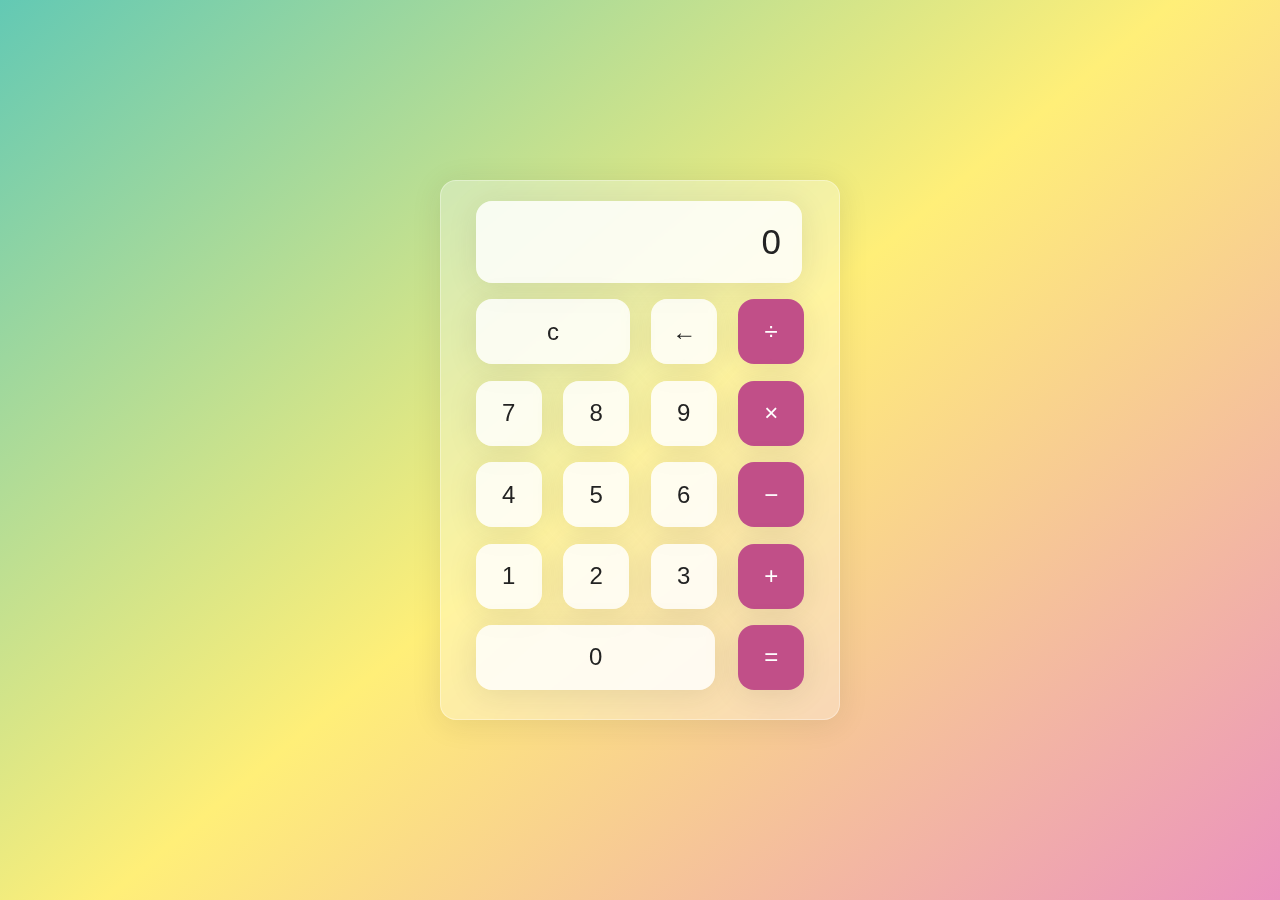
<file: Calculator/index.html>
<!-- siddharth satish kardile -->

<!doctype html>
<html lang="en">
    <head>
        <meta charset = "UTF-8">
        <meta http-equiv = "X-UA-Compatible" content="IE-edge">
        <meta name="viewport" content="width=device-width,initial-scale=1.0">
        <link rel="stylesheet" href="style.css">
        <title>Calculator | Siddharth-prg</title>
    </head>
    <body>
        <div class="Wrapper">
            <section class="screen">
                0
            </section>
            <section class="calc-buttons">

                <div class="calc-button-row">
                    <button class="calc-button double">
                        c
                    </button>
                    <button class="calc-button">
                        &larr;
                    </button>
                    <button class="calc-button">
                        &divide;
                    </button>
                </div>

                <div class="calc-button-row">
                    <button class="calc-button">
                        7
                    </button>
                    <button class="calc-button">
                        8
                    </button>
                    <button class="calc-button">
                        9
                    </button>
                    <button class="calc-button">
                    &times;
                    </button>
                </div>

                <div class="calc-button-row">
                    <button class="calc-button">
                        4
                    </button>
                    <button class="calc-button">
                        5
                    </button>
                    <button class="calc-button">
                        6
                    </button>
                    <button class="calc-button">
                        &minus;
                    </button>
                </div>

                <div class="calc-button-row">
                    <button class="calc-button">
                        1
                    </button>
                    <button class="calc-button">
                        2
                    </button>
                    <button class="calc-button">
                        3
                    </button>
                    <button class="calc-button">
                        &plus;
                    </button>
                </div>

                <div class="calc-button-row">
                    <button class="calc-button triple">
                        0
                    </button>
                    <button class="calc-button">
                        &equals;
                    </button>
                </div>

            </section>
        </div>
        <script src="script.js"></script>        
    </body>
</html>
</file>
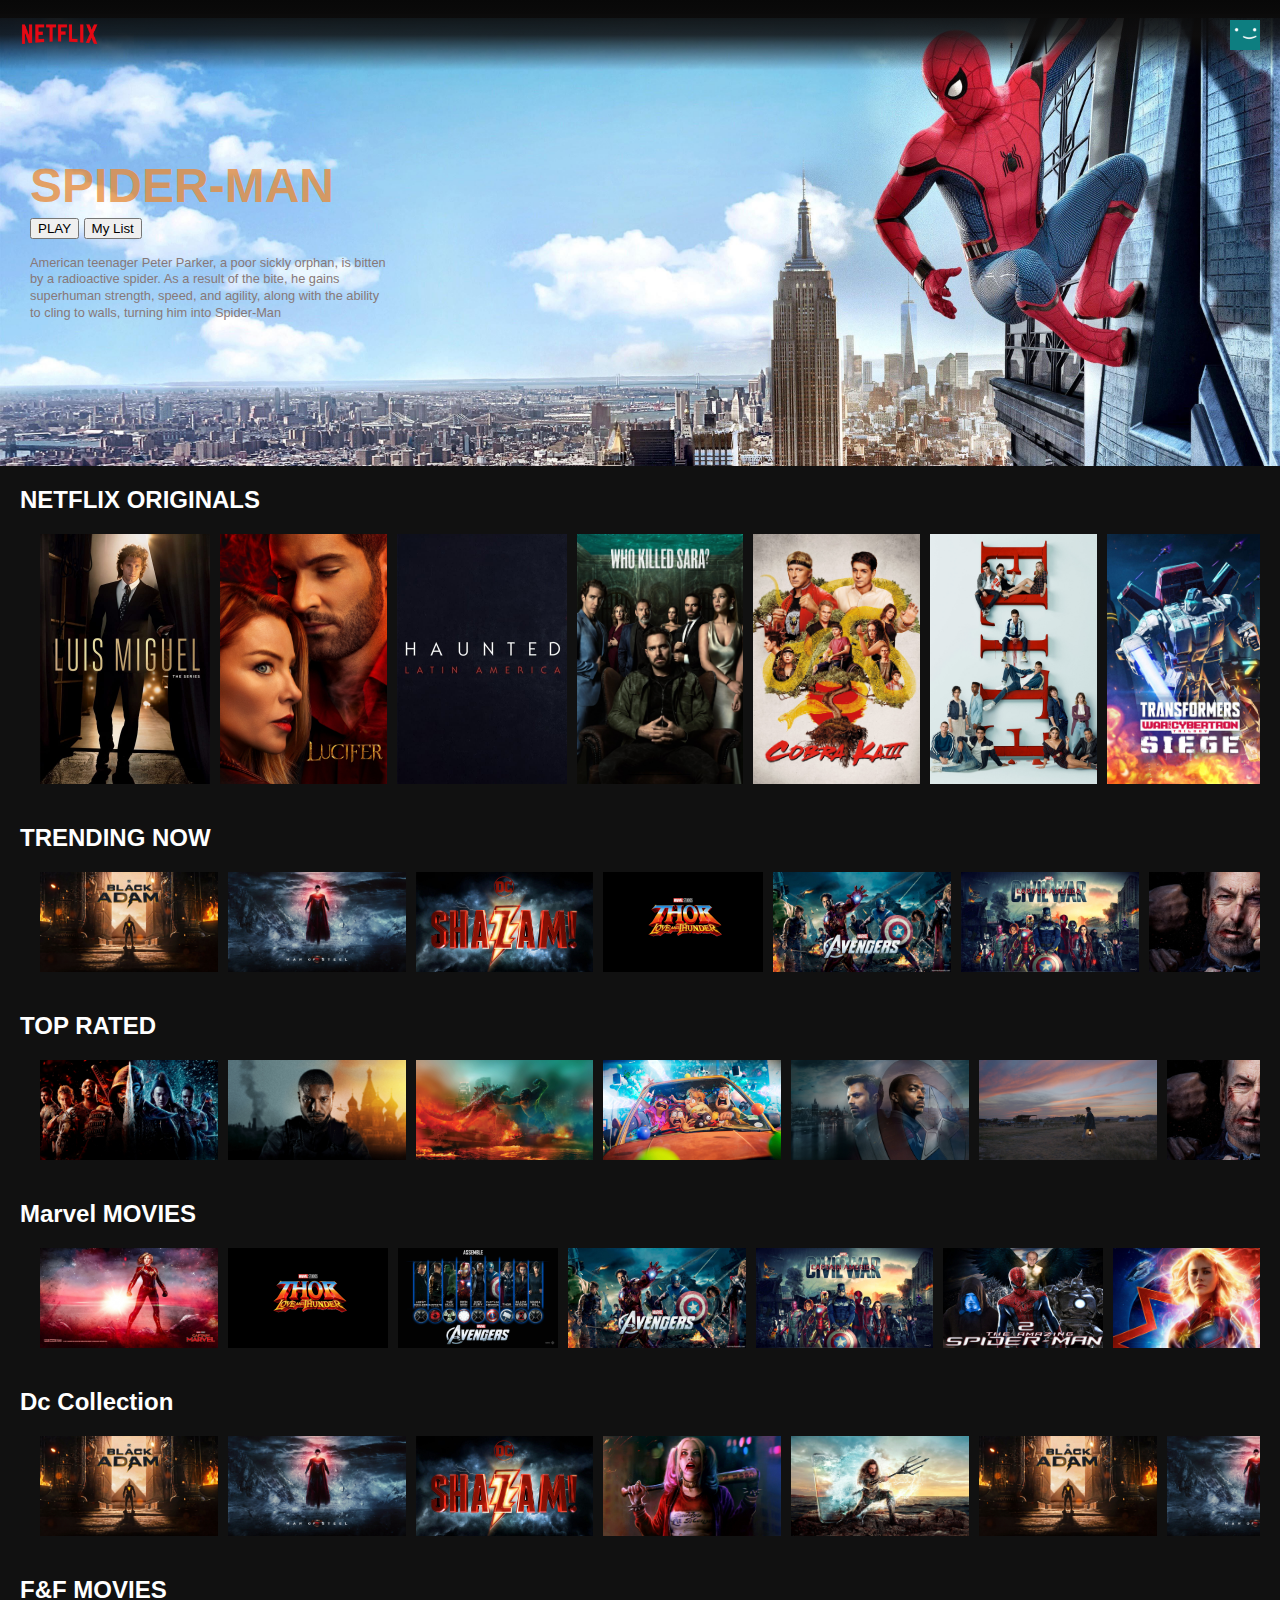
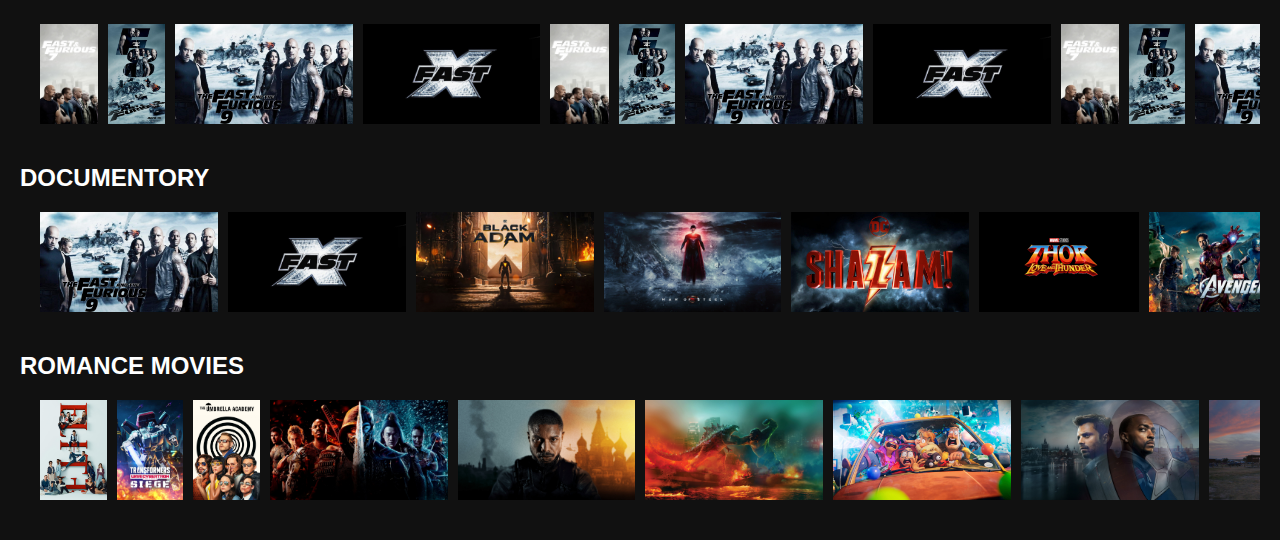
<file: Netflix clone/Index.html>
/*
name : kardile siddharth satish
date : 28 - 8 - 2023
*/

<!DOCTYPE html>
<html lang="en">

<head>
    <meta charset="UTF-8">
    <meta http-equip="X-UA-compatible" content="IE=edge">
    <meta name="viewport" content="width=device-width,initial-scale=1.0">
    <title>Netflix-clone</title>
    <link rel="stylesheet" href="style.css">
</head>

<body>

    <!-- navi btn-->
    <div class="nav" id="nav">
        <img src="netflix-logo.png" alt="" class="nav__logo" />
        <img src="netflix-avatar.png" alt="" class="nav__avatar" />
    </div>
    <!-- Header -->
    <div class="banner">
        <div class="banner__contents">
            <h1 class="banner__title">SPIDER-MAN</h1>
            <div class="banner__buttons">
                <button class="banner__buttons">PLAY</button>
                <button class="banner__buttons">My List</button>
            </div>
            <div class="banner__description">
                American teenager Peter Parker, a poor sickly orphan, is bitten by a
                radioactive spider. As a result of the bite, he gains superhuman strength, speed, and agility,
                along with the ability to cling to walls, turning him into Spider-Man
            </div>
        </div>
        <div class="banner--fadeBottom"></div>
    </div>

    <!-- Netflix ORIGINALS -->
    <div class="row">
        <h2>NETFLIX ORIGINALS</h2>
        <div class="row__posters">
            <img src="large-movie1.jpg" alt="" class="row__poster row__posterlarge" />
            <img src="large-movie2.jpg" alt="" class="row__poster row__posterlarge" />
            <img src="large-movie3.jpg" alt="" class="row__poster row__posterlarge" />
            <img src="large-movie4.jpg" alt="" class="row__poster row__posterlarge" />
            <img src="large-movie5.jpg" alt="" class="row__poster row__posterlarge" />
            <img src="large-movie6.jpg" alt="" class="row__poster row__posterlarge" />
            <img src="large-movie7.jpg" alt="" class="row__poster row__posterlarge" />
            <img src="large-movie8.jpg" alt="" class="row__poster row__posterlarge" />

        </div>
    </div>

    <!-- trendling now-->
    <div class="row">
        <h2>TRENDING NOW</h2>
        <div class="row__posters">
            <img src="Dc6.png" alt="" class="row__poster" />
            <img src="Dc7.png" alt="" class="row__poster" />
            <img src="Dc8.png" alt="" class="row__poster" />
            <img src="Marvel3.png" alt="" class="row__poster" />
            <img src="Marvel5.png" alt="" class="row__poster" />
            <img src="Marvel6.png" alt="" class="row__poster" />
            <img src="small-movie7.jpg" alt="" class="row__poster" />
            <img src="small-movie8.jpg" alt="" class="row__poster" />

        </div>
    </div>

    <!-- TOP RATED-->
    <div class="row">
        <h2>TOP RATED</h2>
        <div class="row__posters">
            <img src="small-movie1.jpg" alt="" class="row__poster" />
            <img src="small-movie2.jpg" alt="" class="row__poster" />
            <img src="small-movie3.jpg" alt="" class="row__poster" />
            <img src="small-movie4.jpg" alt="" class="row__poster" />
            <img src="small-movie5.jpg" alt="" class="row__poster" />
            <img src="small-movie6.jpg" alt="" class="row__poster" />
            <img src="small-movie7.jpg" alt="" class="row__poster" />
            <img src="small-movie8.jpg" alt="" class="row__poster" />
            <img src="small-movie1.jpg" alt="" class="row__poster" />
            <img src="small-movie2.jpg" alt="" class="row__poster" />
            <img src="small-movie3.jpg" alt="" class="row__poster" />
            <img src="small-movie4.jpg" alt="" class="row__poster" />
            <img src="small-movie5.jpg" alt="" class="row__poster" />
            <img src="small-movie6.jpg" alt="" class="row__poster" />
            <img src="small-movie7.jpg" alt="" class="row__poster" />
            <img src="small-movie8.jpg" alt="" class="row__poster" />

        </div>
    </div>

    <!-- Action movies -->
    <div class="row">
        <h2>Marvel MOVIES</h2>
        <div class="row__posters">
            <img src="Marvel2.png" alt="" class="row__poster" />
            <img src="Marvel3.png" alt="" class="row__poster" />
            <img src="Marvel4.png" alt="" class="row__poster" />
            <img src="Marvel5.png" alt="" class="row__poster" />
            <img src="Marvel6.png" alt="" class="row__poster" />
            <img src="Marvel7.png" alt="" class="row__poster" />
            <img src="Marvel8.png" alt="" class="row__poster" />
            <img src="Marvel9.png" alt="" class="row__poster" />
            <img src="Marvel10.png" alt="" class="row__poster" />
            
        </div>
    </div>

    <!-- COMEDY movies -->
    <div class="row">
        <h2>Dc Collection</h2>
        <div class="row__posters">
            <img src="Dc6.png" alt="" class="row__poster" />
            <img src="Dc7.png" alt="" class="row__poster" />
            <img src="Dc8.png" alt="" class="row__poster" />
            <img src="Dc9.png" alt="" class="row__poster" />
            <img src="Dc10.png" alt="" class="row__poster" />
            
            <img src="Dc6.png" alt="" class="row__poster" />
            <img src="Dc7.png" alt="" class="row__poster" />
            <img src="Dc8.png" alt="" class="row__poster" />
            <img src="Dc9.png" alt="" class="row__poster" />
            <img src="Dc10.png" alt="" class="row__poster" />
            <img src="Dc6.png" alt="" class="row__poster" />
            <img src="Dc7.png" alt="" class="row__poster" />
            <img src="Dc8.png" alt="" class="row__poster" />
            <img src="Dc9.png" alt="" class="row__poster" />
            <img src="Dc10.png" alt="" class="row__poster" />

        </div>
    </div>

    <!-- HORROR movies -->
    <div class="row">
        <h2>F&F MOVIES</h2>
        <div class="row__posters">
            <img src="fandf7.png" alt="" class="row__poster" />
            <img src="fandf8.png" alt="" class="row__poster" />
            <img src="fandf9.png" alt="" class="row__poster" />
            <img src="fandf10.png" alt="" class="row__poster" />
            <img src="fandf7.png" alt="" class="row__poster" />
            <img src="fandf8.png" alt="" class="row__poster" />
            <img src="fandf9.png" alt="" class="row__poster" />
            <img src="fandf10.png" alt="" class="row__poster" />
            <img src="fandf7.png" alt="" class="row__poster" />
            <img src="fandf8.png" alt="" class="row__poster" />
            <img src="fandf9.png" alt="" class="row__poster" />
            <img src="fandf10.png" alt="" class="row__poster" />
            <img src="fandf7.png" alt="" class="row__poster" />
            <img src="fandf8.png" alt="" class="row__poster" />
            <img src="fandf9.png" alt="" class="row__poster" />
            <img src="fandf10.png" alt="" class="row__poster" />

        </div>
    </div>

     <!-- DOCUMENTORY -->
     <div class="row">
        <h2>DOCUMENTORY</h2>
        <div class="row__posters">
            <img src="fandf9.png" alt="" class="row__poster" />
            <img src="fandf10.png" alt="" class="row__poster" />
            <img src="Dc6.png" alt="" class="row__poster" />
            <img src="Dc7.png" alt="" class="row__poster" />
            <img src="Dc8.png" alt="" class="row__poster" />
            <img src="Marvel3.png" alt="" class="row__poster" />
            <img src="Marvel5.png" alt="" class="row__poster" />
            <img src="Marvel6.png" alt="" class="row__poster" />
            <img src="large-movie6.jpg" alt="" class="row__poster" />
            <img src="large-movie7.jpg" alt="" class="row__poster" />
            <img src="large-movie8.jpg" alt="" class="row__poster" />
        </div>
    </div>

    <!-- ROMANCE movies -->
    <div class="row">
        <h2>ROMANCE MOVIES</h2>
        <div class="row__posters">
            <img src="large-movie6.jpg" alt="" class="row__poster" />
            <img src="large-movie7.jpg" alt="" class="row__poster" />
            <img src="large-movie8.jpg" alt="" class="row__poster" />
            <img src="small-movie1.jpg" alt="" class="row__poster" />
            <img src="small-movie2.jpg" alt="" class="row__poster" />
            <img src="small-movie3.jpg" alt="" class="row__poster" />
            <img src="small-movie4.jpg" alt="" class="row__poster" />
            <img src="small-movie5.jpg" alt="" class="row__poster" />
            <img src="small-movie6.jpg" alt="" class="row__poster" />
            <img src="small-movie7.jpg" alt="" class="row__poster" />
            <img src="small-movie8.jpg" alt="" class="row__poster" />
            <img src="small-movie1.jpg" alt="" class="row__poster" />
            <img src="small-movie2.jpg" alt="" class="row__poster" />
            <img src="small-movie3.jpg" alt="" class="row__poster" />
            <img src="small-movie4.jpg" alt="" class="row__poster" />
            <img src="small-movie5.jpg" alt="" class="row__poster" />
            <img src="small-movie6.jpg" alt="" class="row__poster" />
            <img src="small-movie7.jpg" alt="" class="row__poster" />
            <img src="small-movie8.jpg" alt="" class="row__poster" />
            <img src="large-movie1.jpg" alt="" class="row__poster" />
            <img src="large-movie2.jpg" alt="" class="row__poster" />
            <img src="large-movie3.jpg" alt="" class="row__poster" />
            <img src="large-movie4.jpg" alt="" class="row__poster" />

        </div>
    </div>

   

    <script>
        const nav = document.getElementById('nav');

        window.addEventListener('scroll', () => {
            if (window.screenY >= 100) {
                nav.classList.add('nav__black');
            } else {
                nav.classList.remove('nav__black');
            }
        });
    </script>
</body>

</html>
</file>
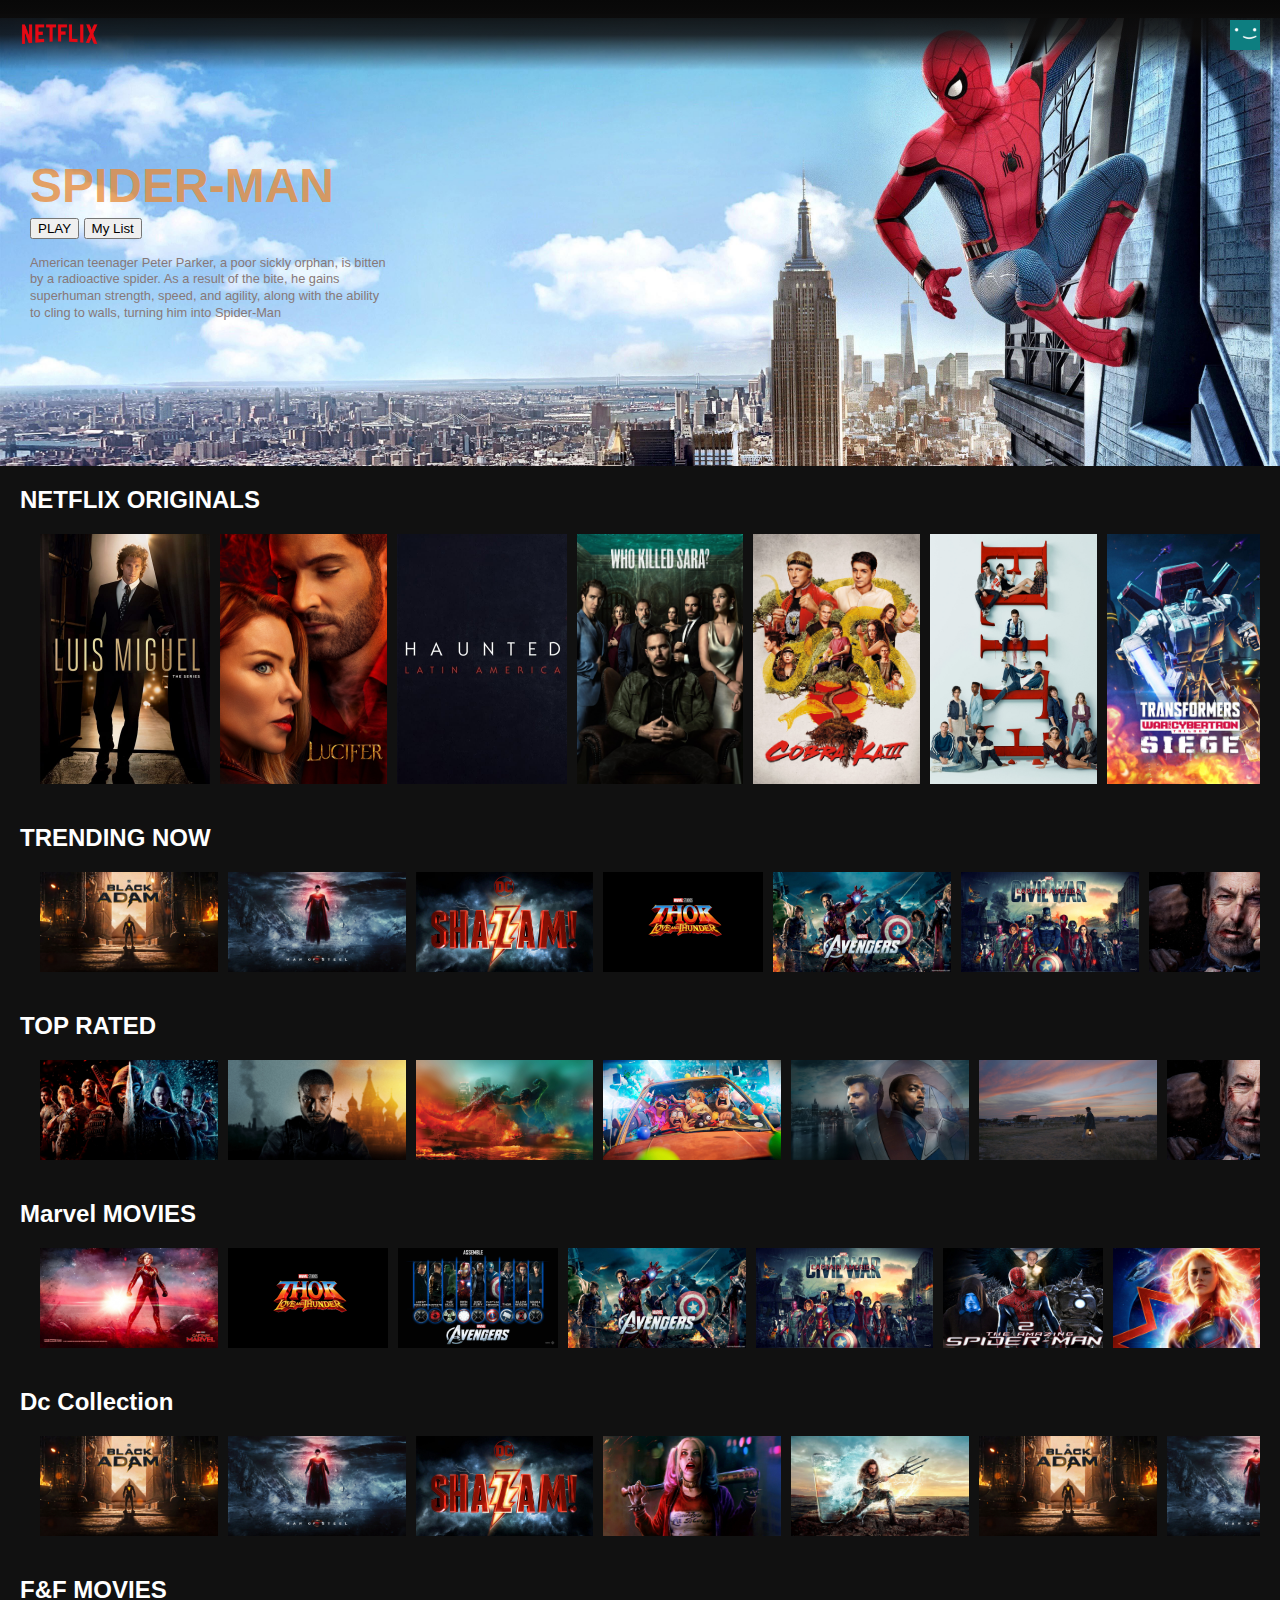
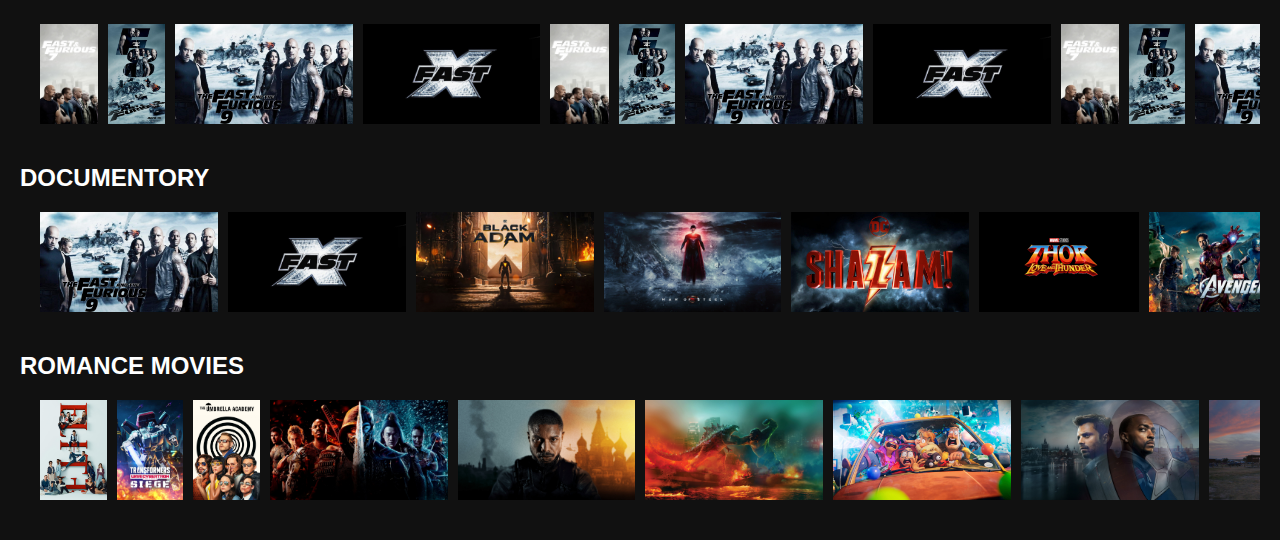
<file: Netflix clone/index.html>
/*
name : kardile siddharth satish
date : 28 - 8 - 2023
*/

<!DOCTYPE html>
<html lang="en">

<head>
    <meta charset="UTF-8">
    <meta http-equip="X-UA-compatible" content="IE=edge">
    <meta name="viewport" content="width=device-width,initial-scale=1.0">
    <title>Netflix-clone</title>
    <link rel="stylesheet" href="style.css">
</head>

<body>

    <!-- navi btn-->
    <div class="nav" id="nav">
        <img src="netflix-logo.png" alt="" class="nav__logo" />
        <img src="netflix-avatar.png" alt="" class="nav__avatar" />
    </div>
    <!-- Header -->
    <div class="banner">
        <div class="banner__contents">
            <h1 class="banner__title">SPIDER-MAN</h1>
            <div class="banner__buttons">
                <button class="banner__buttons">PLAY</button>
                <button class="banner__buttons">My List</button>
            </div>
            <div class="banner__description">
                American teenager Peter Parker, a poor sickly orphan, is bitten by a
                radioactive spider. As a result of the bite, he gains superhuman strength, speed, and agility,
                along with the ability to cling to walls, turning him into Spider-Man
            </div>
        </div>
        <div class="banner--fadeBottom"></div>
    </div>

    <!-- Netflix ORIGINALS -->
    <div class="row">
        <h2>NETFLIX ORIGINALS</h2>
        <div class="row__posters">
            <img src="large-movie1.jpg" alt="" class="row__poster row__posterlarge" />
            <img src="large-movie2.jpg" alt="" class="row__poster row__posterlarge" />
            <img src="large-movie3.jpg" alt="" class="row__poster row__posterlarge" />
            <img src="large-movie4.jpg" alt="" class="row__poster row__posterlarge" />
            <img src="large-movie5.jpg" alt="" class="row__poster row__posterlarge" />
            <img src="large-movie6.jpg" alt="" class="row__poster row__posterlarge" />
            <img src="large-movie7.jpg" alt="" class="row__poster row__posterlarge" />
            <img src="large-movie8.jpg" alt="" class="row__poster row__posterlarge" />

        </div>
    </div>

    <!-- trendling now-->
    <div class="row">
        <h2>TRENDING NOW</h2>
        <div class="row__posters">
            <img src="Dc6.png" alt="" class="row__poster" />
            <img src="Dc7.png" alt="" class="row__poster" />
            <img src="Dc8.png" alt="" class="row__poster" />
            <img src="Marvel3.png" alt="" class="row__poster" />
            <img src="Marvel5.png" alt="" class="row__poster" />
            <img src="Marvel6.png" alt="" class="row__poster" />
            <img src="small-movie7.jpg" alt="" class="row__poster" />
            <img src="small-movie8.jpg" alt="" class="row__poster" />

        </div>
    </div>

    <!-- TOP RATED-->
    <div class="row">
        <h2>TOP RATED</h2>
        <div class="row__posters">
            <img src="small-movie1.jpg" alt="" class="row__poster" />
            <img src="small-movie2.jpg" alt="" class="row__poster" />
            <img src="small-movie3.jpg" alt="" class="row__poster" />
            <img src="small-movie4.jpg" alt="" class="row__poster" />
            <img src="small-movie5.jpg" alt="" class="row__poster" />
            <img src="small-movie6.jpg" alt="" class="row__poster" />
            <img src="small-movie7.jpg" alt="" class="row__poster" />
            <img src="small-movie8.jpg" alt="" class="row__poster" />
            <img src="small-movie1.jpg" alt="" class="row__poster" />
            <img src="small-movie2.jpg" alt="" class="row__poster" />
            <img src="small-movie3.jpg" alt="" class="row__poster" />
            <img src="small-movie4.jpg" alt="" class="row__poster" />
            <img src="small-movie5.jpg" alt="" class="row__poster" />
            <img src="small-movie6.jpg" alt="" class="row__poster" />
            <img src="small-movie7.jpg" alt="" class="row__poster" />
            <img src="small-movie8.jpg" alt="" class="row__poster" />

        </div>
    </div>

    <!-- Action movies -->
    <div class="row">
        <h2>Marvel MOVIES</h2>
        <div class="row__posters">
            <img src="Marvel2.png" alt="" class="row__poster" />
            <img src="Marvel3.png" alt="" class="row__poster" />
            <img src="Marvel4.png" alt="" class="row__poster" />
            <img src="Marvel5.png" alt="" class="row__poster" />
            <img src="Marvel6.png" alt="" class="row__poster" />
            <img src="Marvel7.png" alt="" class="row__poster" />
            <img src="Marvel8.png" alt="" class="row__poster" />
            <img src="Marvel9.png" alt="" class="row__poster" />
            <img src="Marvel10.png" alt="" class="row__poster" />
            
        </div>
    </div>

    <!-- COMEDY movies -->
    <div class="row">
        <h2>Dc Collection</h2>
        <div class="row__posters">
            <img src="Dc6.png" alt="" class="row__poster" />
            <img src="Dc7.png" alt="" class="row__poster" />
            <img src="Dc8.png" alt="" class="row__poster" />
            <img src="Dc9.png" alt="" class="row__poster" />
            <img src="Dc10.png" alt="" class="row__poster" />
            
            <img src="Dc6.png" alt="" class="row__poster" />
            <img src="Dc7.png" alt="" class="row__poster" />
            <img src="Dc8.png" alt="" class="row__poster" />
            <img src="Dc9.png" alt="" class="row__poster" />
            <img src="Dc10.png" alt="" class="row__poster" />
            <img src="Dc6.png" alt="" class="row__poster" />
            <img src="Dc7.png" alt="" class="row__poster" />
            <img src="Dc8.png" alt="" class="row__poster" />
            <img src="Dc9.png" alt="" class="row__poster" />
            <img src="Dc10.png" alt="" class="row__poster" />

        </div>
    </div>

    <!-- HORROR movies -->
    <div class="row">
        <h2>F&F MOVIES</h2>
        <div class="row__posters">
            <img src="fandf7.png" alt="" class="row__poster" />
            <img src="fandf8.png" alt="" class="row__poster" />
            <img src="fandf9.png" alt="" class="row__poster" />
            <img src="fandf10.png" alt="" class="row__poster" />
            <img src="fandf7.png" alt="" class="row__poster" />
            <img src="fandf8.png" alt="" class="row__poster" />
            <img src="fandf9.png" alt="" class="row__poster" />
            <img src="fandf10.png" alt="" class="row__poster" />
            <img src="fandf7.png" alt="" class="row__poster" />
            <img src="fandf8.png" alt="" class="row__poster" />
            <img src="fandf9.png" alt="" class="row__poster" />
            <img src="fandf10.png" alt="" class="row__poster" />
            <img src="fandf7.png" alt="" class="row__poster" />
            <img src="fandf8.png" alt="" class="row__poster" />
            <img src="fandf9.png" alt="" class="row__poster" />
            <img src="fandf10.png" alt="" class="row__poster" />

        </div>
    </div>

     <!-- DOCUMENTORY -->
     <div class="row">
        <h2>DOCUMENTORY</h2>
        <div class="row__posters">
            <img src="fandf9.png" alt="" class="row__poster" />
            <img src="fandf10.png" alt="" class="row__poster" />
            <img src="Dc6.png" alt="" class="row__poster" />
            <img src="Dc7.png" alt="" class="row__poster" />
            <img src="Dc8.png" alt="" class="row__poster" />
            <img src="Marvel3.png" alt="" class="row__poster" />
            <img src="Marvel5.png" alt="" class="row__poster" />
            <img src="Marvel6.png" alt="" class="row__poster" />
            <img src="large-movie6.jpg" alt="" class="row__poster" />
            <img src="large-movie7.jpg" alt="" class="row__poster" />
            <img src="large-movie8.jpg" alt="" class="row__poster" />
        </div>
    </div>

    <!-- ROMANCE movies -->
    <div class="row">
        <h2>ROMANCE MOVIES</h2>
        <div class="row__posters">
            <img src="large-movie6.jpg" alt="" class="row__poster" />
            <img src="large-movie7.jpg" alt="" class="row__poster" />
            <img src="large-movie8.jpg" alt="" class="row__poster" />
            <img src="small-movie1.jpg" alt="" class="row__poster" />
            <img src="small-movie2.jpg" alt="" class="row__poster" />
            <img src="small-movie3.jpg" alt="" class="row__poster" />
            <img src="small-movie4.jpg" alt="" class="row__poster" />
            <img src="small-movie5.jpg" alt="" class="row__poster" />
            <img src="small-movie6.jpg" alt="" class="row__poster" />
            <img src="small-movie7.jpg" alt="" class="row__poster" />
            <img src="small-movie8.jpg" alt="" class="row__poster" />
            <img src="small-movie1.jpg" alt="" class="row__poster" />
            <img src="small-movie2.jpg" alt="" class="row__poster" />
            <img src="small-movie3.jpg" alt="" class="row__poster" />
            <img src="small-movie4.jpg" alt="" class="row__poster" />
            <img src="small-movie5.jpg" alt="" class="row__poster" />
            <img src="small-movie6.jpg" alt="" class="row__poster" />
            <img src="small-movie7.jpg" alt="" class="row__poster" />
            <img src="small-movie8.jpg" alt="" class="row__poster" />
            <img src="large-movie1.jpg" alt="" class="row__poster" />
            <img src="large-movie2.jpg" alt="" class="row__poster" />
            <img src="large-movie3.jpg" alt="" class="row__poster" />
            <img src="large-movie4.jpg" alt="" class="row__poster" />

        </div>
    </div>

   

    <script>
        const nav = document.getElementById('nav');

        window.addEventListener('scroll', () => {
            if (window.screenY >= 100) {
                nav.classList.add('nav__black');
            } else {
                nav.classList.remove('nav__black');
            }
        });
    </script>
</body>

</html>
</file>
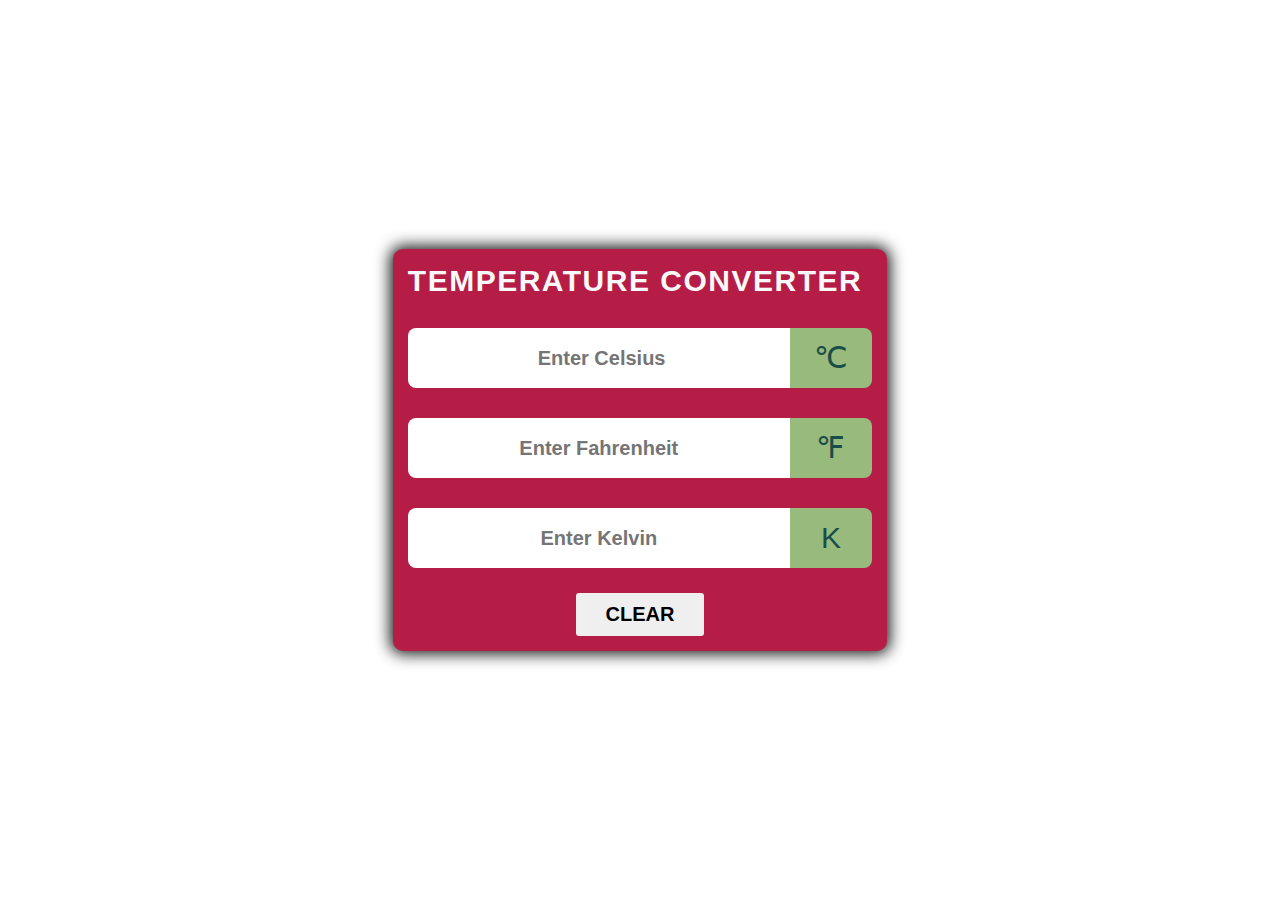
<file: Temperature/index.html>
<!-- name : kardile siddharth satish -->

<!DOCTYPE html>
<html lang="en">
<head>
    <meta charset="UTF-8">
    <meta http-equiv="X-UA-Compatible" content="IE=edge">
    <meta name="viewport" content="width=device-width, initial-scale=1.0">
    <title>TEMPERATURE CONVERTER</title>
    <!--Font-Awesome CDN-->
    <link rel="stylesheet" href="https://cdnjs.cloudflare.com/ajax/libs/font-awesome/6.2.0/css/all.min.css" integrity="sha512-xh6O/CkQoPOWDdYTDqeRdPCVd1SpvCA9XXcUnZS2FmJNp1coAFzvtCN9BmamE+4aHK8yyUHUSCcJHgXloTyT2A==" crossorigin="anonymous" referrerpolicy="no-referrer" />  
    <!--Linking the style sheet-->
    <link rel="stylesheet" href="style.css">
</head>
<body>
    <div class="container">

        <div class="title">
            <h1><b>TEMPERATURE CONVERTER</b></h1>
            <span class="Temperature-icon"><i class="fa-solid fa-temperature-three-quarters"></i></span>
        </div>
        <!--For Celsius-->
        <div id="celsius">
            <input type="number" name="" placeholder=" Enter Celsius"> 
            <span class="icon">&#8451</span>
        </div>
        <!--For Fahrenheit-->
        <div id="fahrenheit">
            <input type="number" name="" placeholder="Enter Fahrenheit">
            <span class="icon">&#8457</span>
        </div>
        <!--For Kelvin-->
        <div id="kelvin">
            <input type="number" name="" placeholder="Enter Kelvin">
            <span class="icon">&#8490</span>
        </div>
        <!--Clear button-->
        <div class="button">
            <button>CLEAR</button>
        </div>

    </div>
    <!--Javascript linking-->
    <script src="script.js"></script>
</body>
</html>
</file>
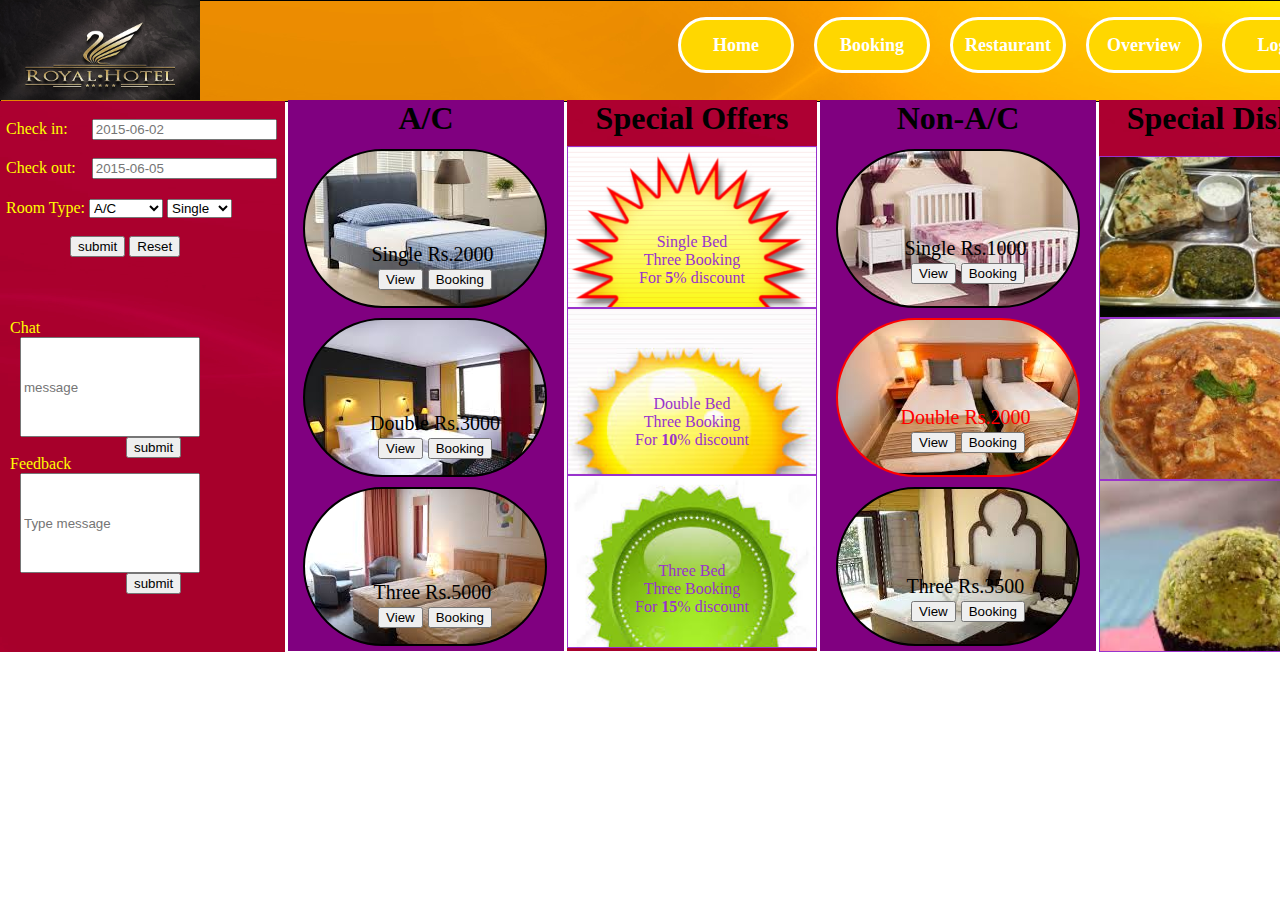
<file: newn/Hotel management system/index.html>
<!DOCTYPE>
<html>
<head>
<title>Hotel Management</title>
<link rel="stylesheet" type="text/css" href="index.css"/>
<link rel="stylesheet" type="text/css" href="dhtmlxcalendar.css"/>
	
<script src="dhtmlxcalendar.js"></script>
	
<style>
		#calendar,
		#calendar2,
		 	{
			border: 1px solid #909090;
			font-family: Tahoma;
			font-size: 12px;
			}
</style>
	<script>
		var myCalendar;
		function doOnLoad() 
			{
			myCalendar = new dhtmlXCalendarObject(["calendar","calendar2",]);
			}
	</script
</head>
<body onload="doOnLoad();">
<div id="holder"><a href="https://www.co.in"><img src="images/22.jpg" width="200px" height="100px"/></a>
	 <div id="header">
     
	<ul>
    	<li><a href="login.html">Login</a></li>
    	<li><a href="http://localhost/project/overview.html">Overview</a></li>
    	<li><a href="http://localhost/project/rest/index.html">Restaurant</a></li>
    	<li><a href="book.html">Booking</a></li>
        <li><a href="index.html">Home</a></li>
    	</ul>
    </div><!--header -->
	<br> 
    <div id="ab">
    <div id="check">
    <br>
	<form action="check.php" method="post">
		<div style="position:relative;height:80px;">
		<label for="in">Check in:</label> &nbsp;&nbsp;&nbsp;&nbsp;
            		<input id="calendar" name="in" placeholder="2015-06-02" required="" type="text"> <br><br>
		
		<label for="in">Check out:</label> &nbsp;&nbsp;
            		<input id="calendar2" name="out" placeholder="2015-06-05" required="" type="text"> <br><br>
		
		</div>
			Room Type:
                <select name="room">
                    <option value="A/C">A/C</option>
        			<option value="Non-A/C">Non-A/C</option>
                </select>
                <select name="type">
                    <option value="single">Single</option>
					<option value="double">Double</option>
                    <option value="three">Three</option>
                </select>
	<br><br>&nbsp;&nbsp;&nbsp;&nbsp;&nbsp;&nbsp;&nbsp;&nbsp;&nbsp;&nbsp;&nbsp;&nbsp;&nbsp;&nbsp;&nbsp;
	<input type="submit" name="submit" value="submit" />
	<input type="reset" name="reset" value="Reset" />
</form>
   </div><!--chack -->
   &nbsp;
   <div id="chat">
    	<form action="" method="post">
				<label for="in">Chat</label> 
					<input id="chat" name="chat" placeholder="message" required=""> 
					&nbsp;&nbsp;&nbsp;&nbsp;&nbsp;&nbsp;&nbsp;&nbsp;&nbsp;
					&nbsp;&nbsp;&nbsp;&nbsp;&nbsp;&nbsp;&nbsp;&nbsp;&nbsp;
					&nbsp;&nbsp;&nbsp;&nbsp;&nbsp;&nbsp;&nbsp;&nbsp;
					<input type="submit" name="submit" value="submit" />
				</form>
    </div><!--chat-->
	<br>
	<br>
    <div id="fd"> 
				<form action="feedback.php" method="post">
				<label for="in">Feedback</label> 
					<input id="fd" name="feed" placeholder="Type message" required=""> 
					&nbsp;&nbsp;&nbsp;&nbsp;&nbsp;&nbsp;&nbsp;&nbsp;&nbsp;
					&nbsp;&nbsp;&nbsp;&nbsp;&nbsp;&nbsp;&nbsp;&nbsp;&nbsp;
					&nbsp;&nbsp;&nbsp;&nbsp;&nbsp;&nbsp;&nbsp;&nbsp;
					<input type="submit" name="submit" value="submit" />
				</form>
	</div><!--fd-->
	</div><!--ab-->
        <br clear="all"/>
 	<div id="ac">
    	<h1>A/C</h1>
    		<div id="a">
            <br><br><br><br>
        		&nbsp;&nbsp;	
           		Single Rs.2000
          	 	<br>&nbsp;&nbsp;&nbsp;
                <a href="video.html"><input type="submit" value="View"></a>
           	<a href="book.html"><input type="submit" value="Booking"></a>
        	</div><!--a-->
        	<div id="b">
          		<br><br><br><br>
           		&nbsp;&nbsp;&nbsp;
				Double Rs.3000
           		 <br>&nbsp;&nbsp;&nbsp;
                <a href="video.html"><input type="submit" value="View"></a>
           		<a href="book.html"><input type="submit" value="Booking"></a>
        	</div><!--b-->
        	<div id="c">
        		<br><br><br><br>
                &nbsp;&nbsp;
                Three Rs.5000
                <br>&nbsp;&nbsp;&nbsp;
               <a href="video.html"><input type="submit" value="View"></a>
               <a href="book.html"><input type="submit" value="Booking"></a>	
        	</div><!--c-->
          </div><!--ac-->
   
    <div id="offer">
    	<h1>Special Offers</h1>
        	<div id="a1"><p>&nbsp;</p>
            <br><br>
      			  Single Bed<br>
      			  Three Booking<br>For <b>5</b>% discount
    		</div><!--a1-->
            <div id="b1"><p>&nbsp;</p><br>
           <br>
      			  Double Bed<br>
      			  Three Booking<br> For <b>10</b>% discount
    		</div><!--b1-->
            <div id="c1"><p>&nbsp;</p><br>
            <br>
      			  Three Bed<br>
      			  Three Booking<br> For <b>15</b>% discount
    		</div><!--c1-->
    </div><!--offer-->
    <div id="nonac">
    	<h1>Non-A/C</h1>
        	<div id="a2">
            	&nbsp;<p>&nbsp;</p>
        		&nbsp;&nbsp;	
           		Single Rs.1000
          	 	<br>&nbsp;&nbsp;&nbsp;
                <a href="video.html"><input type="submit" value="View"></a>
           		<a href="book.html"><input type="submit" value="Booking"></a>	
        	</div><!--a2-->
        	<div id="b2">
          		&nbsp;<p>&nbsp;</p>
                &nbsp;&nbsp;
				Double Rs.2000
           		 <br>&nbsp;&nbsp;&nbsp;
                <a href="video.html"><input type="submit" value="View"></a>
           		 <a href="book.html"><input type="submit" value="Booking"></a>
        	</div><!--b2-->
        	<div id="c2">
        	&nbsp;<p>&nbsp;</p>
                &nbsp;&nbsp;
                Three Rs.3500
                <br>&nbsp;&nbsp;&nbsp;
                <a href="video.html"><input type="submit" value="View"></a>
                <a href="book.html"><input type="submit" value="Booking"></a>	
        	</div><!--c2-->
    </div><!--nonac-->
	<div id="rest">
    	<h1>Special Dishes</h1>
        	<div id="a3">
            </div>
            <div id="b3">
		<a href="#"></a>
            </div>
            <div id="c3">
            </div>
	</div><!--rest-->
</div><!--holder -->
</body>
</html>
</file>
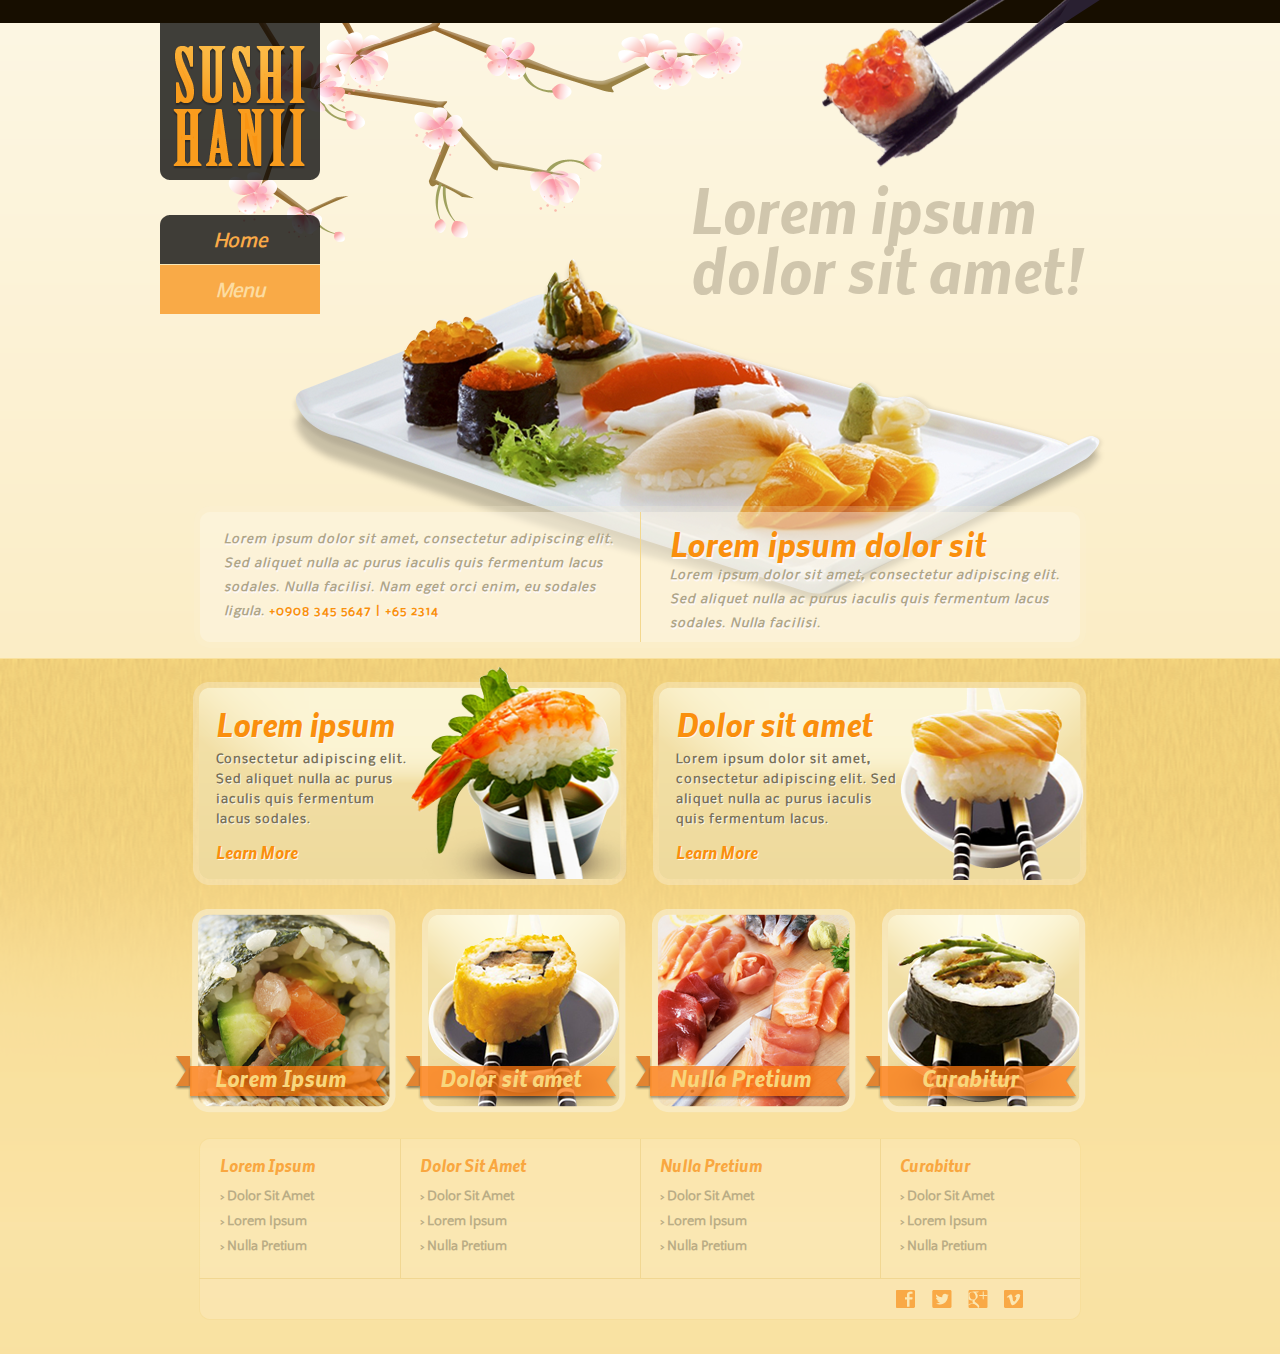
<file: newn/Hotel management system/rest/index.html>
<!DOCTYPE html>
<!-- Website template by freewebsitetemplates.com -->
<html>
<head>
	<meta charset="UTF-8">
	<title>Sushi Website Template</title>
	<link rel="stylesheet" href="css/style.css" type="text/css">
	<!--[if IE7]>
		<link rel="stylesheet" href="css/ie7.css" type="text/css">
	<![endif]-->
</head>
<body>
	<div id="page">
		<div id="header">
			<div id="sidebar">
				<a href="index.html" id="logo"><img src="images/logo.png" alt="LOGO"></a>
				<div id="navigation">
					<ul>
						<li class="selected">
							<a href="index.html">Home</a>
						</li>
						<li class="menu">
							<a href="menu.html">Menu</a>
							<div class="sub">
								<a href="menu.html">Lorem Ipsum</a> <a href="menu.html">Dolor Sit Amet</a> <a href="menu.html">Nulla Pretium</a> <a href="menu.html" class="last-child">Curabitur</a>
							</div>
							<span></span>
						</li>
						
						
					</ul>
				</div>
			</div>
			<div id="adbox">
				<h1>Lorem ipsum dolor sit amet!</h1>
				<div class="frame">
					<div class="section">
						<p>
							Lorem ipsum dolor sit amet, consectetur adipiscing elit. Sed aliquet nulla ac purus iaculis quis fermentum lacus sodales. Nulla facilisi. Nam eget orci enim, eu sodales ligula. <span>+0908 345 5647 | +65 2314</span>
						</p>
					</div>
					<div class="section">
						<h2>Lorem ipsum dolor sit</h2>
						<p>
							Lorem ipsum dolor sit amet, consectetur adipiscing elit. Sed aliquet nulla ac purus iaculis quis fermentum lacus sodales. Nulla facilisi.
						</p>
					</div>
				</div>
			</div>
		</div>
		<div id="contents">
			<div id="articles">
				<div>
					<div class="frame">
						<img src="images/sushi9.png" alt="Img" height="213" width="218">
						<h2>Lorem ipsum</h2>
						<p>
							Consectetur adipiscing elit. Sed aliquet nulla ac purus iaculis quis fermentum lacus sodales.
						</p>
						<a href="blog.html" class="more">Learn More</a>
					</div>
					<div class="frame">
						<img src="images/sushi10.png" alt="Img" height="192" width="189">
						<h2>Dolor sit amet</h2>
						<p>
							Lorem ipsum dolor sit amet, consectetur adipiscing elit. Sed aliquet nulla ac purus iaculis quis fermentum lacus.
						</p>
						<a href="blog.html" class="more">Learn More</a>
					</div>
					<div id="featured">
						<ul>
							<li>
								<a href="index.html"> <img src="images/sushi1.png" alt="Img">
								<h3>Lorem Ipsum</h3>
								</a>
							</li>
							<li>
								<a href="index.html"> <img src="images/sushi2.png" alt="Img">
								<h3>Dolor sit amet</h3>
								</a>
							</li>
							<li>
								<a href="index.html"> <img src="images/sushi3.png" alt="Img">
								<h3>Nulla Pretium</h3>
								</a>
							</li>
							<li>
								<a href="index.html"> <img src="images/sushi4.png" alt="Img">
								<h3>Curabitur</h3>
								</a>
							</li>
						</ul>
					</div>
				</div>
			</div>
			<div id="dummy">
			</div>
		</div>
		<div id="footer">
			<div class="header">
				<div class="body">
					<ul>
						<li>
							<h4>Lorem Ipsum</h4>
							<span>&gt; <a href="#header">Dolor Sit Amet</a></span> <span>&gt; <a href="#header">Lorem Ipsum</a></span> <span>&gt; <a href="#header">Nulla Pretium</a></span>
						</li>
						<li>
							<h4>Dolor Sit Amet</h4>
							<span>&gt; <a href="#header">Dolor Sit Amet</a></span> <span>&gt; <a href="#header">Lorem Ipsum</a></span> <span>&gt; <a href="#header">Nulla Pretium</a></span>
						</li>
						<li>
							<h4>Nulla Pretium</h4>
							<span>&gt; <a href="#header">Dolor Sit Amet</a></span> <span>&gt; <a href="#header">Lorem Ipsum</a></span> <span>&gt; <a href="#header">Nulla Pretium</a></span>
						</li>
						<li class="last-child">
							<h4>Curabitur</h4>
							<span>&gt; <a href="#header">Dolor Sit Amet</a></span> <span>&gt; <a href="#header">Lorem Ipsum</a></span> <span>&gt; <a href="#header">Nulla Pretium</a></span>
						</li>
					</ul>
				</div>
				<div class="footer">
					<div id="connect">
						<a href="http://freewebsitetemplates.com/go/facebook/" target="_blank" class="facebook"></a> <a href="http://freewebsitetemplates.com/go/twitter/" target="_blank" class="twitter"></a> <a href="http://freewebsitetemplates.com/go/googleplus/" target="_blank" class="googleplus"></a> <a href="http://freewebsitetemplates.com/go/vimeo/" target="_blank" class="vimeo"></a>
					</div>
					
				</div>
			</div>
			
		</div>
	</div>
</body>
</html>
</file>
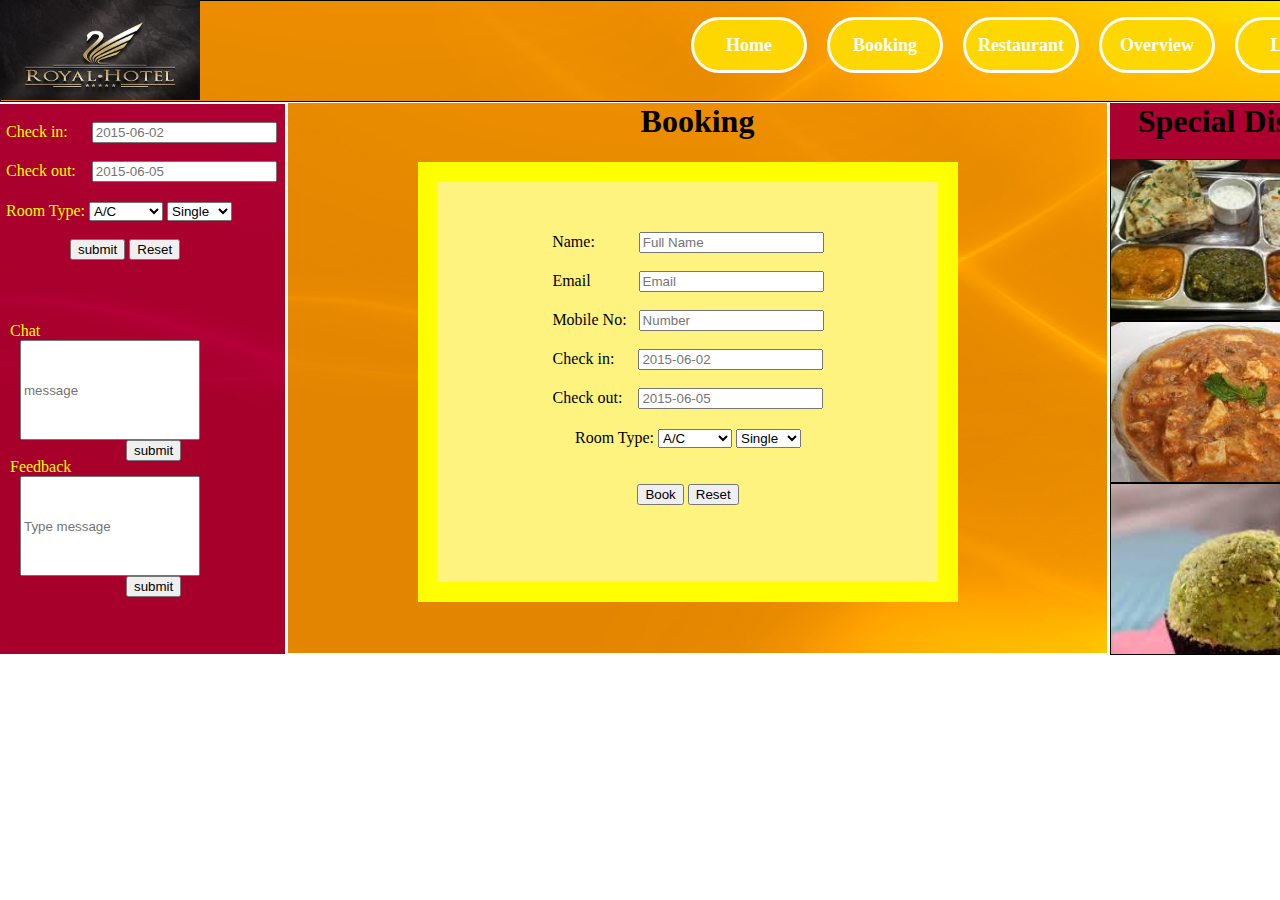
<file: newn/Hotel management system/book.html>
<!DOCTYPE>
<html>
<head>
<title>Booking</title>
<link rel="stylesheet" type="text/css" href="book.css"/>
<link rel="stylesheet" type="text/css" href="dhtmlxcalendar.css"/>
	
<script src="dhtmlxcalendar.js"></script>
	
<style>
		#calendar,
		#calendar2,
		#calendar3,
		#calendar4,
		 	{
			border : 1px solid #909090;
			font-family : Tahoma;
			font-size : 12px;
			}
</style>
	<script>
		var myCalendar;
		function doOnLoad() 
			{
			myCalendar = new dhtmlXCalendarObject(["calendar","calendar2","calendar3","calendar4",]);
			}
	</script>
</head>
<body onload="doOnLoad();">
<div id="holder"><a href="https://www.co.in"><img src="images/22.jpg" width="200px" height="100px"/></a>
	 <div id="header">
     
	<ul>
    	<li><a href="login.html">Login</a></li>
    	<li><a href="overview.html">Overview</a></li>
    	<li><a href="rest/index.html">Restaurant</a></li>
    	<li><a href="book.html">Booking</a></li>
        <li><a href="index.html">Home</a></li>
    	</ul>
    </div><!--header -->
	<div id="ab">
    <div id="check">
    	<br>
	<form action="check.php" method="post">
		<div style="position:relative;height:80px;">
		<label for="in">Check in:</label> &nbsp;&nbsp;&nbsp;&nbsp;
            		<input id="calendar" name="in" placeholder="2015-06-02" required="" type="text"> <br><br>
		
		<label for="in">Check out:</label> &nbsp;&nbsp;
            		<input id="calendar2" name="out" placeholder="2015-06-05" required="" type="text"> <br><br>
		
		</div>
			Room Type:
                <select name="room">
                    <option value="A/C">A/C</option>
        			<option value="Non-A/C">Non-A/C</option>
                </select>
                <select name="type">
                    <option value="single">Single</option>
					<option value="double">Double</option>
                    <option value="three">Three</option>
                </select>
		<br><br>&nbsp;&nbsp;&nbsp;&nbsp;&nbsp;&nbsp;&nbsp;&nbsp;&nbsp;&nbsp;&nbsp;&nbsp;&nbsp;&nbsp;&nbsp;
		<input type="submit" name="submit" value="submit" />
		<input type="reset" name="reset" value="Reset" />
	</form>
</div><!--chack -->
   &nbsp;
   <div id="chat">
    	<form action="" method="post">
				<label for="in">Chat</label> 
					<input id="chat" name="chat" placeholder="message" required=""> 
					&nbsp;&nbsp;&nbsp;&nbsp;&nbsp;&nbsp;&nbsp;&nbsp;&nbsp;
					&nbsp;&nbsp;&nbsp;&nbsp;&nbsp;&nbsp;&nbsp;&nbsp;&nbsp;
					&nbsp;&nbsp;&nbsp;&nbsp;&nbsp;&nbsp;&nbsp;&nbsp;
					<input type="submit" name="submit" value="submit" />
				</form>
    </div><!--chat-->
	<br>
	<br>
    <div id="fd"> 
				<form action="feedback.php" method="post">
				<label for="in">Feedback</label> 
					<input id="fd" name="feed" placeholder="Type message" required=""> 
					&nbsp;&nbsp;&nbsp;&nbsp;&nbsp;&nbsp;&nbsp;&nbsp;&nbsp;
					&nbsp;&nbsp;&nbsp;&nbsp;&nbsp;&nbsp;&nbsp;&nbsp;&nbsp;
					&nbsp;&nbsp;&nbsp;&nbsp;&nbsp;&nbsp;&nbsp;&nbsp;
					<input type="submit" name="submit" value="submit" />
				</form>
		</div><!--fd-->
	</div><!--ab-->
<div id="book">
<h1>Booking</h1>
	<div id="a1">
    <p>&nbsp;</p>
    
    <form action="book.php" method="post">
		 <label for="name">Name:</label>&nbsp;&nbsp;&nbsp;&nbsp;&nbsp;&nbsp;&nbsp;&nbsp;&nbsp;&nbsp;
    			<input id="name" name="name" placeholder="Full Name" required="" tabindex="1" type="text"><br><br>
		
		<label for="email">Email</label>&nbsp;&nbsp;&nbsp;&nbsp;&nbsp;&nbsp;&nbsp;&nbsp;&nbsp;&nbsp;&nbsp;
    			<input id="email" name="email" placeholder="Email" required="" type="email"><br><br>
		
		<label for="mobile">Mobile No:</label> &nbsp;
            		<input id="phone" name="mobile" placeholder="Number" required="" type="text"> <br><br>
		
		<div style="position:relative;height:80px;">
		
		<label for="in">Check in:</label> &nbsp;&nbsp;&nbsp;&nbsp;
            		<input id="calendar3" name="in" placeholder="2015-06-02" required="" type="text"> <br><br>
		
		<label for="out">Check out:</label> &nbsp;&nbsp;
            		<input id="calendar4" name="out" placeholder="2015-06-05" required="" type="text"> <br><br>
		
		</div>
		Room Type:
			<select name="room">
				<option value="A/C">A/C</option>
				<option value="Non-A/C">Non-A/C</option>
			</select>
			<select  name="type">
				<option value="single">Single</option>
				<option value="double">Double</option>
				<option value="three">Three</option>
			</select>
		<br/><br/><br/>
<a href="payment.html"><input type="submit" name="submit" value="Book"/></a>
<input type="reset" name="reset" value="Reset" />
</form>
    </div><!--a1-->
</div><!--book--> 
<div id="rest">
    	<h1>Special Dishes</h1>
        	<div id="a3">
            </div>
            <div id="b3">
            </div>
            <div id="c3">
            </div>
	</div><!--rest-->
</div><!--holder-->
</body>
</html>
</file>
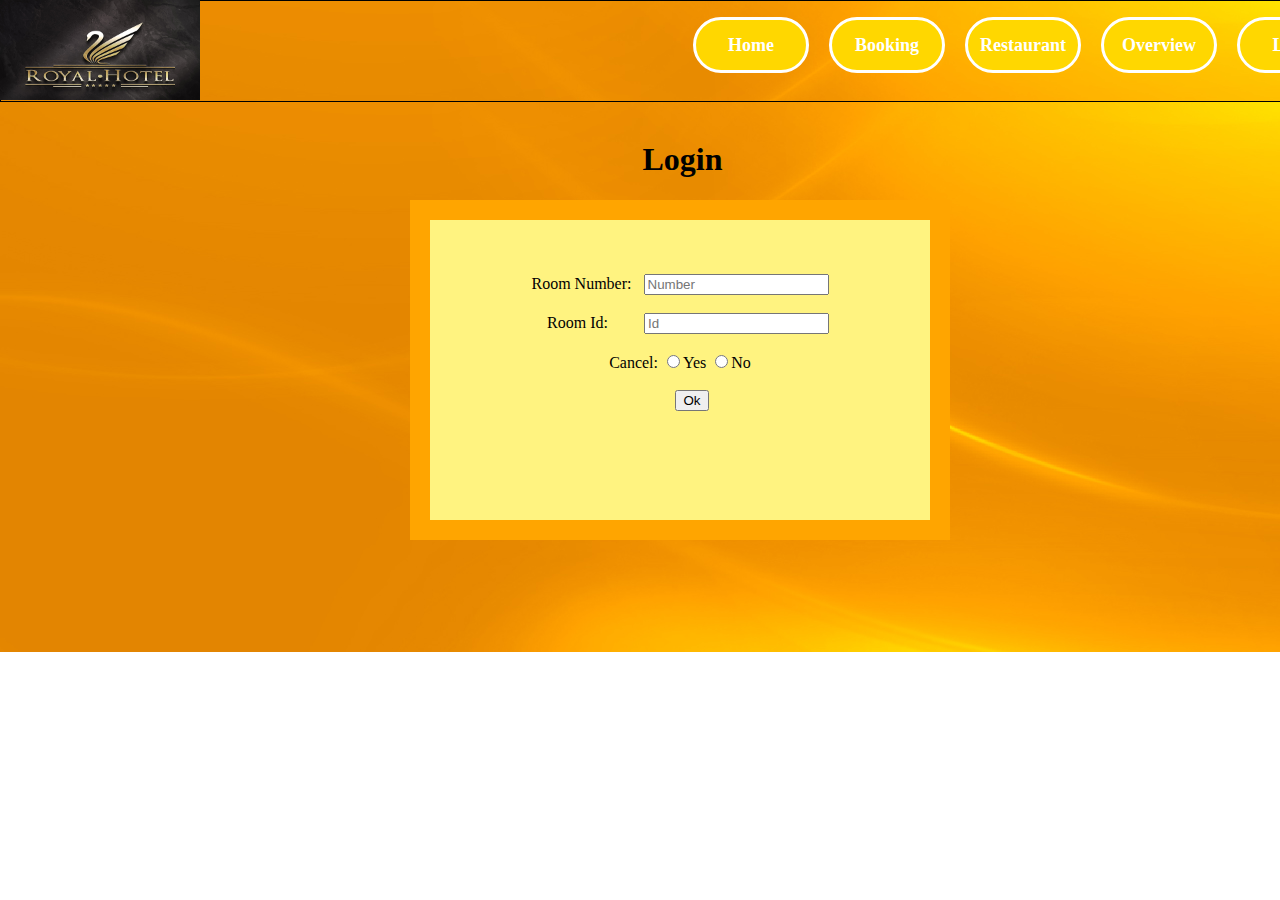
<file: newn/Hotel management system/login.html>
<!DOCTYPE>
<html>
<head>
<title>login</title>
<link rel="stylesheet" type="text/css" href="login.css"/>
<script type="text/javascript">
function clicked() {
    alert('Successfully submitted');
}

    $("#formname").resetForm();
</script>
</head>
<body>
<div id="holder"><a href="https://www.co.in"><img src="images/22.jpg" width="200px" height="100px"/></a>
	 <div id="header">
     
	<ul>
    	<li><a href="login.html">Login</a></li>
    	<li><a href="overview.html">Overview</a></li>
    	<li><a href="rest/index.html">Restaurant</a></li>
    	<li><a href="book.html">Booking</a></li>
        <li><a href="index.html">Home</a></li>
    	</ul>
    </div><!--header -->
<div id="login">
<br>
	<h1> Login</h1>
  		<div id="p"><br><br><br>
	<form action="login.php" method="post">
<label for="number">Room Number:</label>&nbsp;&nbsp;
            <input id="" name="rnumber" placeholder="Number" required="" type="text"> <br><br>
	&nbsp;&nbsp;&nbsp;
<label for="number">Room Id:</label> &nbsp;&nbsp;&nbsp;&nbsp;&nbsp;&nbsp;&nbsp;
            <input id="" name="rid" placeholder="Id" required="" type="text"> <br><br>
Cancel:
      	<input type="radio" name="cancel" value="yes">Yes
   		<input type="radio" name="cancel" value="no">No
   		<br><br>
&nbsp;&nbsp;&nbsp;&nbsp;&nbsp;
<input type="submit" name="submit" value="Ok"/>
</form>
        </div><!--p-->
</div><!--login-->
</div><!--holder-->
</body>
</html>
</file>
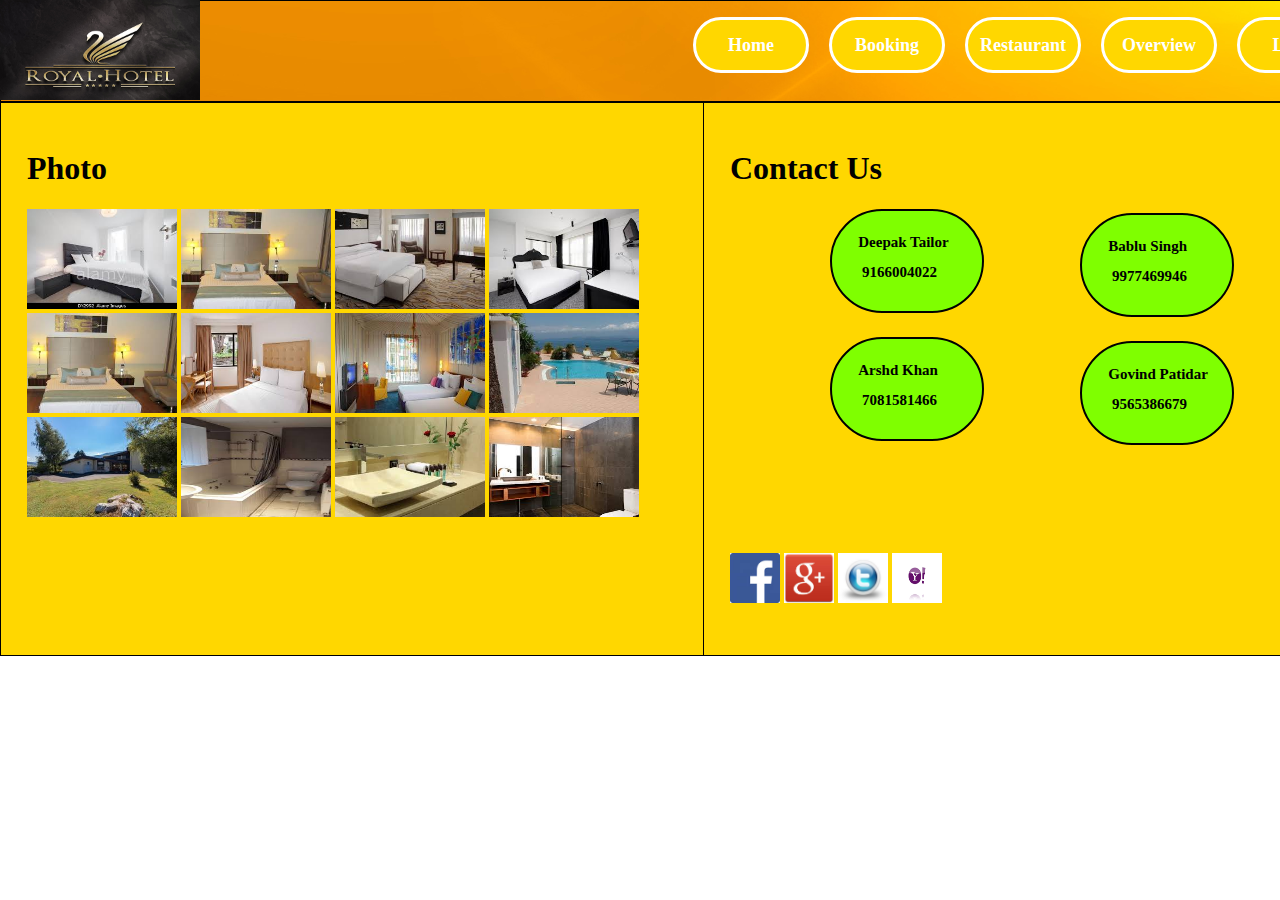
<file: newn/Hotel management system/overview.html>
<!DOCTYPE>
<html>
<head>
<title>login</title>
<link rel="stylesheet" type="text/css" href="overview.css"/>
</head>
<body>
<div id="holder"><a href="https://www.co.in"><img src="images/22.jpg" width="200px" height="100px"/></a>
	<div id="header">
    <ul>
    	<li><a href="login.html">Login</a></li>
    	<li><a href="overview.html">Overview</a></li>
    	<li><a href="rest/index.html">Restaurant</a></li>
    	<li><a href="book.html">Booking</a></li>
        <li><a href="index.html">Home</a></li>
    </ul>
    </div><!--header -->
	<div id="gallery">
		<h1>Photo</h1>
		<img src="images/over/01.jpg" width="150px" height="100px"/>
		<img src="images/over/02.jpg" width="150px" height="100px"/>
		<img src="images/over/03.jpg" width="150px" height="100px"/>
		<img src="images/over/12.jpg" width="150px" height="100px"/><br>
		<img src="images/over/04.jpg" width="150px" height="100px"/>
		<img src="images/over/05.jpg" width="150px" height="100px"/>
		<img src="images/over/06.jpg" width="150px" height="100px"/>
		<img src="images/over/07.jpg" width="150px" height="100px"/><br>
		<img src="images/over/08.jpg" width="150px" height="100px"/>
		<img src="images/over/09.jpg" width="150px" height="100px"/>
		<img src="images/over/10.jpg" width="150px" height="100px"/>
		<img src="images/over/11.jpg" width="150px" height="100px"/>
	</div><!--gallery-->
	<div id="contact">
		<h1>Contact Us</h1>
		<div id="b1">&nbsp;&nbsp;
		<h2>&nbsp;&nbsp;&nbsp;&nbsp;&nbsp;&nbsp;&nbsp;Deepak Tailor</h2>
		<h2>&nbsp;&nbsp;&nbsp;&nbsp;&nbsp;&nbsp;&nbsp;&nbsp;9166004022</h2>
		</div><!--b1-->
		<div id="b2">&nbsp;&nbsp;
		<h2>&nbsp;&nbsp;&nbsp;&nbsp;&nbsp;&nbsp;&nbsp;Bablu Singh</h2>
		<h2>&nbsp;&nbsp;&nbsp;&nbsp;&nbsp;&nbsp;&nbsp;&nbsp;9977469946</h2>
		</div><!--b2-->
		<div id="b3">&nbsp;&nbsp;
		<h2>&nbsp;&nbsp;&nbsp;&nbsp;&nbsp;&nbsp;&nbsp;Arshd Khan</h2>
		<h2>&nbsp;&nbsp;&nbsp;&nbsp;&nbsp;&nbsp;&nbsp;&nbsp;7081581466</h2>
		</div><!--b3-->
		<div id="b4">&nbsp;&nbsp;
		<h2>&nbsp;&nbsp;&nbsp;&nbsp;&nbsp;&nbsp;&nbsp;Govind Patidar</h2>
		<h2>&nbsp;&nbsp;&nbsp;&nbsp;&nbsp;&nbsp;&nbsp;&nbsp;9565386679</h2>
		</div><!--b4-->
		<br><br><br><br><br><br>
		<a href="https://www.facebook.com/"><img src="images/over/fb.jpg" width="50px" height="50px"/></a>
		<a href="https://accounts.google.com/ServiceLogin?passive=1209600&continue=https%3A%2F%2Faccounts.google.com%2FManageAccount&followup=https%3A%2F%2Faccounts.google.com%2FManageAccount#identifier"><img src="images/over/google.jpg" width="50px" height="50px"/></a>
		<a href="https://twitter.com/login"><img src="images/over/tw.jpg" width="50px" height="50px"/></a>
		<a href="https://in.yahoo.com/"><img src="images/over/yoo.png" width="50px" height="50px"/></a>
	</div><!--contact-->
</div><!--holder-->
</body>
</html>
</file>
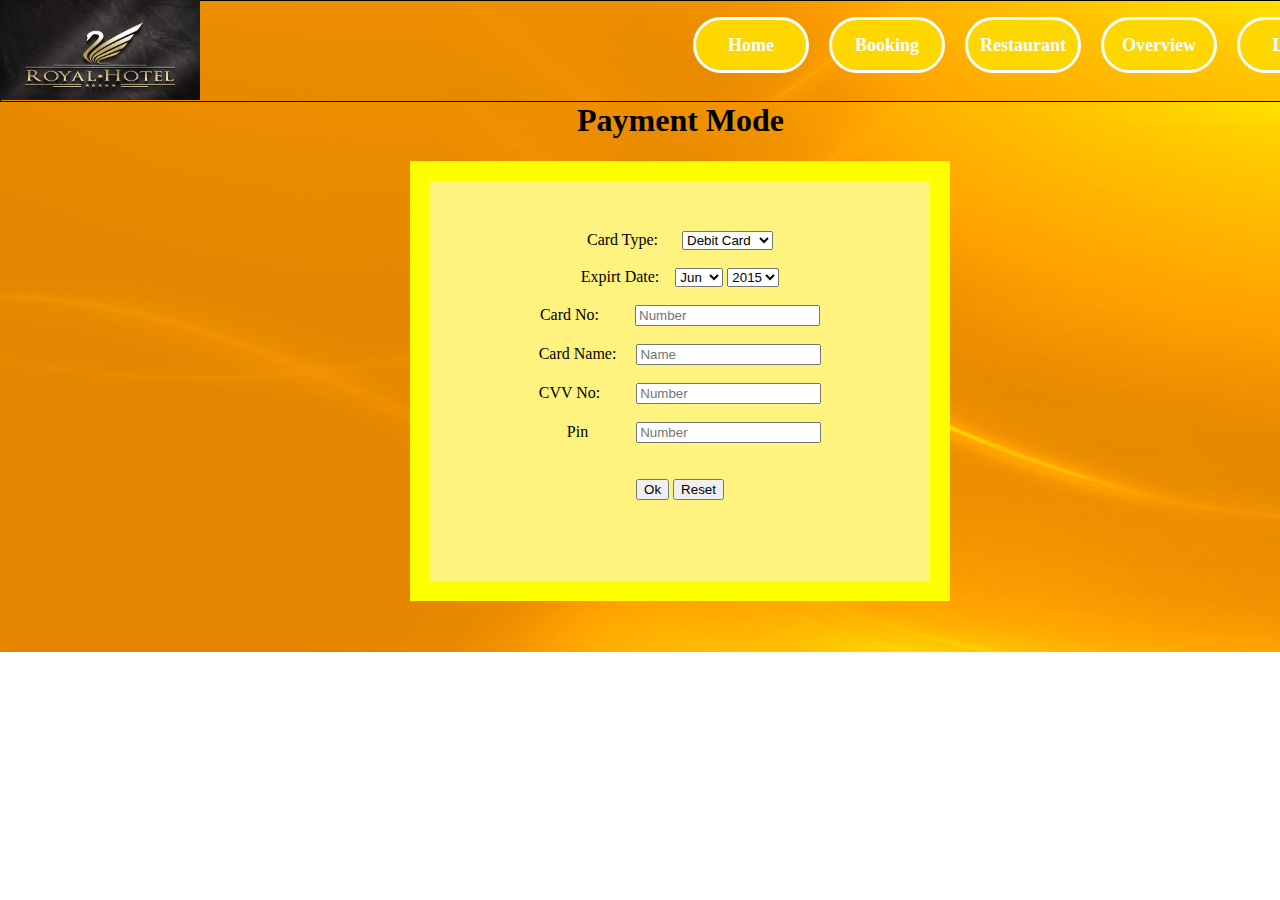
<file: newn/Hotel management system/payment.html>
<!DOCTYPE>
<html>
<head>
<title>pay</title>
<link rel="stylesheet" type="text/css" href="payment.css"/>
</head>
<body>
<div id="holder"><a href="https://www.co.in"><img src="images/22.jpg" width="200px" height="100px"/></a>
	 <div id="header">
     
	<ul>
    	<li><a href="login.html">Login</a></li>
    	<li><a href="overview.html">Overview</a></li>
    	<li><a href="rest/index.html">Restaurant</a></li>
    	<li><a href="book.html">Booking</a></li>
        <li><a href="index.html">Home</a></li>
    	</ul>
    </div><!--header -->
<div id="payment">
	<h1>Payment Mode</h1>
	<div id="a2">
    <p>&nbsp;</p>
    
    <form action="payment.php" method="post">
    <label>Card Type:</label>&nbsp;&nbsp;&nbsp;&nbsp;&nbsp;
                                <select name="type">
                                <option value="debit">Debit Card</option>
        						<option value="credit">Credit Card</option>
                                </select>
     <br><br>
     <label>Expirt Date:</label>&nbsp;&nbsp;&nbsp;
     		<select name="month">
    				<option>Jun</option>
        			<option>Feb</option>
				<option>Mar</option>
				<option>May</option>
				<option>Jun</option>
				<option>July</option>
				<option>Aug</option>
				<option>Sep</option>
				<option>Oct</option>
				<option>Nov</option>	
				<option>Dec</option>
    		</select>
		<select name="year">
    			<option>2015</option><option>2016</option>
                <option>2017</option><option>2018</option>
                <option>2019</option><option>2020</option>
                <option>2021</option><option>2022</option>
                <option>2023</option><option>2024</option>
                <option>2025</option><option>2026</option>
                <option>2027</option><option>2028</option>
                <option>2030</option><option>2031</option>
                <option>2032</option><option>2033</option>
                <option>2034</option><option>2035</option>
                <option>2036</option><option>2037</option>
                <option>2038</option><option>2039</option>
                <option>2040</option><option>2041</option>
                <option>2042</option><option>2043</option>
                <option>2044</option><option>2045</option>
                <option>2046</option><option>2047</option>
                <option>2048</option><option>2049</option><option>2050</option>
    		</select>
        <br><br>
	<label for="cardno">Card No:</label>&nbsp;&nbsp;&nbsp;&nbsp;&nbsp;&nbsp;&nbsp;&nbsp;
		<input id="caedno" name="num" placeholder="Number" required="" type="text"><br><br>
    
	<label for="name">Card Name:</label>&nbsp;&nbsp;&nbsp;&nbsp;
		<input id="name" name="name" placeholder="Name" required="" type="text"><br><br>
    
	<label for="password">CVV No:</label>&nbsp;&nbsp;&nbsp;&nbsp;&nbsp;&nbsp;&nbsp;&nbsp;
		<input id="password" name="cvv" placeholder="Number" required="" type="password"><br><br>
    
	<label for="password">&nbsp;&nbsp;&nbsp;&nbsp;&nbsp;&nbsp;&nbsp;Pin</label>&nbsp;&nbsp;
									&nbsp;&nbsp;&nbsp;&nbsp;&nbsp;&nbsp;&nbsp;&nbsp;
		<input id="password" name="password" placeholder="Number" required="" type="password"><br><br><br>

		<input type="submit" name="submit" value="Ok" />
		<input type="reset" name="reset" value="Reset" />
   </form>
    </div><!--a2-->
</div><!--payment-->
</div><!--holder-->
</body>
</html>
</file>
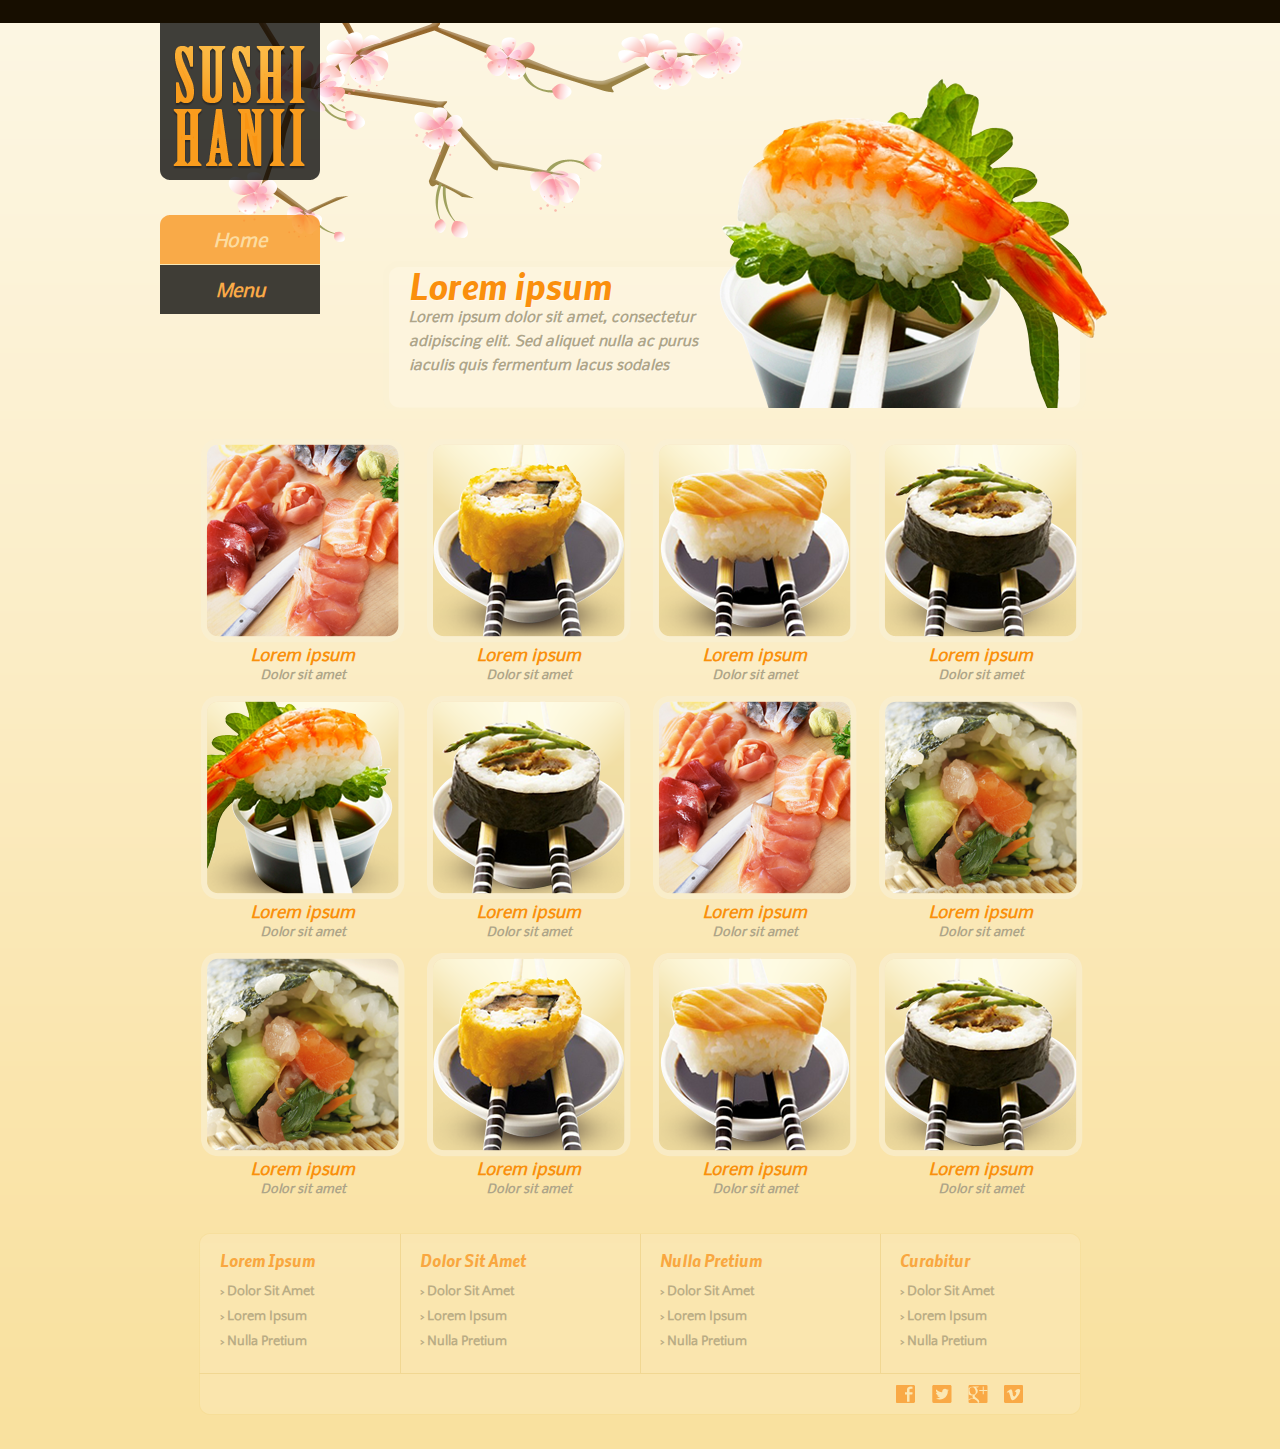
<file: newn/Hotel management system/rest/menu.html>
<!DOCTYPE html>
<!-- Website template by freewebsitetemplates.com -->
<html>
<head>
	<meta charset="UTF-8">
	<title>Menu - Sushi Website Template</title>
	<link rel="stylesheet" href="css/style.css" type="text/css">
	<!--[if IE7]>
		<link rel="stylesheet" href="css/ie7.css" type="text/css">
	<![endif]-->
</head>
<body>
	<div id="page">
		<div id="header">
			<div id="sidebar">
				<a href="index.html" id="logo"><img src="images/logo.png" alt="LOGO"></a>
				<div id="navigation">
					<ul>
						<li>
							<a href="index.html">Home</a>
						</li>
						<li class="menu selected">
							<a href="menu.html">Menu</a>
							<div class="sub">
								<a href="menu.html">Lorem Ipsum</a> <a href="menu.html" class="selected">Dolor Sit Amet</a> <a href="menu.html">Nulla Pretium</a> <a href="menu.html" class="last-child">Curabitur</a>
							</div>
							<span></span>
						</li>
						
						
					</ul>
				</div>
			</div>
			<div id="menu-adbox">
				<div class="details">
					<h1>Lorem ipsum</h1>
					<p>
						Lorem ipsum dolor sit amet, consectetur adipiscing elit. Sed aliquet nulla ac purus iaculis quis fermentum lacus sodales
					</p>
				</div>
			</div>
		</div>
		<div id="contents">
			<ul id="gallery">
				<li>
					<a href="menu.html"> <img src="images/sushi3.png" alt="Img"> <b>Lorem ipsum</b> Dolor sit amet</a>
				</li>
				<li>
					<a href="menu.html"> <img src="images/sushi2.png" alt="Img"> <b>Lorem ipsum</b> Dolor sit amet</a>
				</li>
				<li>
					<a href="menu.html"> <img src="images/sushi5.png" alt="Img"> <b>Lorem ipsum</b> Dolor sit amet</a>
				</li>
				<li>
					<a href="menu.html"> <img src="images/sushi4.png" alt="Img"> <b>Lorem ipsum</b> Dolor sit amet</a>
				</li>
				<li>
					<a href="menu.html"> <img src="images/sushi6.png" alt="Img"> <b>Lorem ipsum</b> Dolor sit amet</a>
				</li>
				<li>
					<a href="menu.html"> <img src="images/sushi4.png" alt="Img"> <b>Lorem ipsum</b> Dolor sit amet</a>
				</li>
				<li>
					<a href="menu.html"> <img src="images/sushi3.png" alt="Img"> <b>Lorem ipsum</b> Dolor sit amet</a>
				</li>
				<li>
					<a href="menu.html"> <img src="images/sushi1.png" alt="Img"> <b>Lorem ipsum</b> Dolor sit amet</a>
				</li>
				<li>
					<a href="menu.html"> <img src="images/sushi1.png" alt="Img"> <b>Lorem ipsum</b> Dolor sit amet</a>
				</li>
				<li>
					<a href="menu.html"> <img src="images/sushi2.png" alt="Img"> <b>Lorem ipsum</b> Dolor sit amet</a>
				</li>
				<li>
					<a href="menu.html"> <img src="images/sushi5.png" alt="Img"> <b>Lorem ipsum</b> Dolor sit amet</a>
				</li>
				<li>
					<a href="menu.html"> <img src="images/sushi4.png" alt="Img"> <b>Lorem ipsum</b> Dolor sit amet</a>
				</li>
			</ul>
		</div>
		<div id="footer">
			<div class="header">
				<div class="body">
					<ul>
						<li>
							<h4>Lorem Ipsum</h4>
							<span>&gt; <a href="#header">Dolor Sit Amet</a></span> <span>&gt; <a href="#header">Lorem Ipsum</a></span> <span>&gt; <a href="#header">Nulla Pretium</a></span>
						</li>
						<li>
							<h4>Dolor Sit Amet</h4>
							<span>&gt; <a href="#header">Dolor Sit Amet</a></span> <span>&gt; <a href="#header">Lorem Ipsum</a></span> <span>&gt; <a href="#header">Nulla Pretium</a></span>
						</li>
						<li>
							<h4>Nulla Pretium</h4>
							<span>&gt; <a href="#header">Dolor Sit Amet</a></span> <span>&gt; <a href="#header">Lorem Ipsum</a></span> <span>&gt; <a href="#header">Nulla Pretium</a></span>
						</li>
						<li class="last-child">
							<h4>Curabitur</h4>
							<span>&gt; <a href="#header">Dolor Sit Amet</a></span> <span>&gt; <a href="#header">Lorem Ipsum</a></span> <span>&gt; <a href="#header">Nulla Pretium</a></span>
						</li>
					</ul>
				</div>
				<div class="footer">
					<div id="connect">
						<a href="http://freewebsitetemplates.com/go/facebook/" target="_blank" class="facebook"></a> <a href="http://freewebsitetemplates.com/go/twitter/" target="_blank" class="twitter"></a> <a href="http://freewebsitetemplates.com/go/googleplus/" target="_blank" class="googleplus"></a> <a href="http://freewebsitetemplates.com/go/vimeo/" target="_blank" class="vimeo"></a>
					</div>
					
				</div>
			</div>
			
		</div>
	</div>
</body>
</html>
</file>
<file: Calculator/style.css>
html{
    box-sizing: border-box;
    height: 100%;
}

*,
*::before,
*::after{
    box-sizing: inherit;
    margin: 0;
    padding: 0;
}

body{
    align-items: center;
    background: linear-gradient(320deg,#eb92be,#ffef78,#63c9b4);
    display: flex;
    font-family: 'Dosis',sans-serif;
    font-display: swap;
    height: inherit;
    justify-content: center;
}

.Wrapper{
    backdrop-filter: blur(5.5px);
    -webkit-backdrop-filter: blur(5.5px);
    background: rgba(255,255,255,0.75);
    border: 1px solid rgba(255,255,255,0.01);
    border-radius: 16px;
    box-shadow: 0 4px 30px rgba(35,35,35,0.1);
    color: #232323;
    backdrop-filter: blur(4px);
    -webkit-backdrop-filter: blur(4px);
    background: rgba(255,255,255,0.30);
    border: 1px solid rgb(255,255,255,0.34);
    flex-basis: 400px;
    height: 540px;
    padding: 20px 35px;
}

.screen{
    backdrop-filter: blur(5.5px);
    -webkit-backdrop-filter: blur(5.5px);
    background: rgba(255,255,255,0.75);
    border: 1px solid rgb(255,255,255,0.01);
    border-radius: 16px;
    box-shadow: 0 4px 30px rgba(35,35,35,0.1);
    color: #232323;
    font-size: 35px;
    overflow: auto;
    padding: 20px;
    text-align: right;
    width: 326px;
}

.calc-button-row{
    display: flex;
    justify-content: space-between;
    margin: 5% 0;
}

.calc-button{
    backdrop-filter: blur(5.5px);
    -webkit-backdrop-filter: blur(5.5px);
    background: rgba(255,255,255,0.75);
    border: 1px solid rgba(255,255,255,0.01);
    border-radius: 16px;
    box-shadow: 0 4px 30px rgba(35,35,35,0.1);
    color: #232323;
    flex-basis: 20%;
    font-family: inherit;
    font-size: 24px;
    height: 65px;
}

.calc-button:last-child{
    backdrop-filter: blur(5.5px);
    -webkit-backdrop-filter: blur(5.5px);
    background: rgba(255,255,255,0.75);
    border: 1px solid rgba(255,255,255,0.01);
    border-radius: 16px;
    box-shadow: 0 4px 30px rgba(35,35,35,0.1); 
    color: #fff;
    background: #c14f88;   
}

.calc-button:last-child:hover{
    background-color:inherit;
    color:inherit;
}

.calc-button:hover{
    background-color: inherit;
}

.calc-button:active{
    background-color: #ffef78;
}

.double{
    flex-basis: 47%;
}

.triple{
    flex-basis: 73%;
}
</file>
<file: Netflix clone/style.css>
* {
    margin: 0;
    box-sizing: border-box;
}

body {
    font-family: Arial, Helvetica, sans-serif;
    background-color: #111;
}

.row__poster {
    width: 100%;
    object-fit: contain;
    max-height: 100px;
    margin-right: 10px;
    transition: transform 450ms;
}

.row__posters {
    display: flex;
    overflow-y: hidden;
    overflow-x: scroll;
    padding: 20px;
}

.row__poster:hover {
    transform: scale(1.08);
}

.row__posters::-webkit-scrollbar {
    display: none;
}

.row__posterlarge {
    max-height: 250px;
}

.row__posterlarge:hover {
    transform: scale(1.09);
}

.row {
    color: white;
    margin: 20px;
}

.banner {
    background-image: url('banner1.jpg');
    background-size: cover;
    background-position: center center;
    object-fit: contain;
    height: 448px;
    color: white;
}

.banner__contents {
    margin-left: 30px;
    padding-top: 140px;
    height: 190px;
}

.banner__title {
    color: rgba(232, 137, 53, 0.752);
    font-size: 3rem;
    font-weight: 800;
    padding-bottom: 0.3rem;
}

.banner__description {
    color: rgb(135, 120, 120);
    width: 45rem;
    line-height: 1.3;
    padding-top: 1rem;
    font-size: 0.8rem;
    max-width: 360px;
    height: 180px;
}

.banner__button {
    cursor: pointer;
    color: #fff;
    outline: none;
    border: none;
    font-weight: 700;
    border-radius: 0.2vw;
    padding-left: 2rem;
    padding-right: 2rem;
    margin-right: 1rem;
    padding-top: 0.5rem;
    padding-bottom: 0.5rem;
    background-color: rgba(51, 51, 51, 0.5);
}

.banner__button:hover {
    color: #0000;
    background-color: white;
    transition: all 0.2s;
}

.banner--fadeBottom {
    margin-top: 145px;
    height: 7.4rem;

}

.nav__logo {
    width: 80px;
    object-fit: contain;
}

.nav__avatar {
    width: 30px;
    object-fit: contain;
}

.nav {
    position: fixed;
    top: 0;
    width: 100%;
    display: flex;
    justify-content: space-between;
    padding: 20px;
    Z-index: 1;
    transition-timing-function: ease-in;
    transition: all 0.2s;

    background-image: linear-gradient(360deg, transparent, rgba(16, 15, 15, 0.86), rgb(8, 8, 8));
}

.nav__black {
    background-color: #000;
}
</file>
<file: Temperature/style.css>
*{
    margin: 0;
    padding: 0;
    box-sizing: border-box;
}

body{
    display: flex;
    justify-content: center;
    align-items: center;
    min-height: 100vh;

}

.container{
    max-width: 500px;
    background:#b51d46;
    border-radius: 10px;
    box-shadow: 0px 0px 15px 3px rgba(0, 0, 0, 0.911);
    font-family: sans-serif;
    padding: 15px;
}

.title{
    display: flex;
    justify-content: center;
    align-items: center;
    flex-wrap: wrap-reverse;
    gap: 10px;
}

.Temperature-icon{
    font-size: 45px;
    color: #fcf5e5;
}

h1{
    color:#faf8f9;
    letter-spacing: 1.5px;
    font-size: 30px; 
}

#celsius, #fahrenheit, #kelvin{
    display: flex;
    justify-content: center;
    align-items: center;
    margin-top: 30px;
}

input{
    flex: 5;
    height: 60px;
    font-size: 20px;
    font-weight: 600;
    text-align: center;
    border: none;
    outline: none;
    border-radius: 8px 0 0 8px;
    padding: 0 10px;
}


/* for chrome, safari, Edge, Opera */
input::-webkit-outer-spin-button,
input::-webkit-inner-spin-button{
    -webkit-appearance: none;
}

.icon{
    flex: 1;
    height: 60px;
    line-height: 60px;
    padding: 0 5px;
    text-align: center;
    font-size: 30px;
    background: #98ba7d;
    color: #194e48;
    border-radius: 0 8px 8px 0;
}


.button{
    margin-top: 25px;
    text-align: center;
}


.button button{
    border: none;
    outline: none;
    padding: 10px 30px;
    font-size: 20px;
    font-weight: 600;
    border-radius: 3px;
    cursor: pointer;
    transition: 0.3s;
}

.button button:hover{
    background: #d6efc7;
    color: #194e48;
}
</file>
<file: newn/Hotel management system/index.css>
body{
	margin:0px;
	padding:0px;
	}
#holder{
	border:0px solid;
	width:1348px;
	height:auto;
	margin-left:0px;
	margin-right:0px;
	margin-top:0px;
	margin-bottom:0px;
	}
#header{
	background-image:url(images/11.jpg);
	background-repeat:no-repeat;
	border:1px solid;
	width:1347px;
	height:100px;
	margin-top:-100px;
	margin-right:0px;
	margin-left:0px;
	}
#header ul{
	list-style-type:none;
	}
#header ul li a{
	border:3px solid;
	font-size:18px;
	float:right;
	background-color:#FFD700;
	width:110px;
	height:50px;
	text-align:center;
	margin:0px 10px 0px 10px;
	font-weight:bold;
	line-height:50px;
	border-radius:50px;
	transition-property:all;
	transition-duration:0.4s;
	transition-timing-function:linear;
	}	
#header ul li a{
	text-decoration:none;
	color:white;
	}
#header ul li a:hover{
			background-color:#00FF7F;
			color:#4b388a;
			
			}
#header ul li a:active{
	background-color:#00FFFF;
}
#ab{
	background-image:url("images/17.jpg");
	border:0px solid;
	width:285px;
	height:551px;
	margin-top:-21px;
	}
#check{
	border:0px solid;
	color:#FF0;
	width:285px;
	height:200px;
	margin-left:6px;
	margin-right:0px;
	margin-bottom:auto;
	margin-top:2px
	}
#chat{
	margin-left:10px;
	width:180px;
	height:100px;
	color:#FF0;
	}
#fd{
	margin-left:10px;
	width:180px;
	height:100px;
	color:#FF0;
	}
#ac{
	background-color:purple;
	border:0px solid;
	width:276px;
	height:551px;
	text-align:center;
	margin-left:288px;
	margin-right:auto;
	margin-top:-591px;
	margin-bottom:auto;	
	}
#a{
	border-radius:170px;
	border:2px solid;
	width:240px;
	height:155px;
	font-size:20px;
	background-image:url("images/1.jpg");
	background-repeat:no-repeat;
	margin-top:-10px;
	margin-bottom:10px;
	margin-left:15px;
	}
#b{
	border-radius:170px;
	border:2px solid;
	width:240px;
	height:155px;
	font-size:20px;
	background-image:url("images/2.jpg");
	background-repeat:no-repeat;
	margin-bottom:10px;
	margin-left:15px;
	}
#c{
	border-radius:170px;
	border:2px solid;
	width:240px;
	height:155px;
	font-size:20px;
	background-image:url("images/3.jpg");
	background-repeat:no-repeat;
	margin-left:15px;
}
#offer{
	background-image:url("images/17.jpg");
	border:0px solid;
	width:250px;
	height:551px;
	text-align:center;
	margin-left:567px;
	margin-top:-573px;
	}
#a1{
	border:1px solid;
	width:248px;
	height:160px;
	color:#93C;
	background-image:url("images/a.jpg");
	background-size:248px;
	background-repeat:no-repeat;
	margin-top:-12px;
	}
#b1{
	border:1px solid;
	width:248px;
	height:165px;
	color:#93C;
	background-image:url("images/b.jpg");
	background-size:248px;
	background-repeat:no-repeat;
	
	}
#c1{
	border:1px solid;
	width:248px;
	height:171px;
	color:#93C;
	background-image:url("images/c.jpg");
	background-size:248px;
	background-repeat:no-repeat;
	
}
#nonac{
	background-color:purple;
	border:0px solid;
	width:276px;
	height:551px;
	text-align:center;
	margin-left:820px;
	margin-top:-572px;
	margin-right:auto;
	margin-bottom:auto;
	}
#a2{
	border-radius:170px;
	border:2px solid;
	width:240px;
	height:155px;
	font-size:20px;
	background-image:url("images/4.jpg");
	background-repeat:no-repeat;
	margin-top:-10px;
	margin-bottom:10px;
	margin-left:16px;
	}
#b2{	color:red;
	border-radius:170px;
	border:2px solid;
	width:240px;
	height:155px;
	font-size:20px;
	background-image:url("images/5.jpg");
	background-repeat:no-repeat;
	margin-bottom:10px;
	margin-left:16px;
	}
#c2{
	border-radius:170px;
	border:2px solid;
	width:240px;
	height:155px;
	font-size:20px;
	background-image:url("images/6.jpg");
	background-repeat:no-repeat;
	margin-left:16px;
}
#rest{
	background-image:url("images/17.jpg");
	border:0px solid;
	width:250px;
	height:551px;
	text-align:center;
	margin-left:1099px;
	margin-top:-573px;
	margin-bottom:auto;
	margin-right:auto;
	}
#a3{
	border:1px solid;
	width:248px;
	height:160px;
	color:#93C;
	background-image:url("images/x.jpg");
	background-size:247px;
	background-repeat:no-repeat;
	margin-top:-2px;	
	}
#b3{
	border:1px solid;
	width:248px;
	height:160px;
	color:#93C;
	background-image:url("images/y.jpg");
	background-size:247px;
	background-repeat:no-repeat;
	
	}
#c3{
	border:1px solid;
	width:248px;
	height:170px;
	color:#93C;
	background-image:url("images/z.jpg");
	background-size:247px;
	background-repeat:no-repeat;
	
}
</file>
<file: newn/Hotel management system/dhtmlxcalendar.css>
/*
Product Name: dhtmlxCalendar 
Version: 4.5 
Edition: Standard 
License: content of this file is covered by GPL. Usage outside GPL terms is prohibited. To obtain Commercial or Enterprise license contact sales@dhtmlx.com
Copyright UAB Dinamenta http://www.dhtmlx.com
*/

.dhtmlxcalendar_ifr{position:absolute;overflow:hidden;background-color:white;}.dhtmlxcalendar_dhx_skyblue{position:absolute;display:block;background-color:white;font-family:Tahoma,Helvetica;font-size:11px;color:black;}.dhtmlxcalendar_dhx_skyblue ul.dhtmlxcalendar_line{position:relative;display:block;clear:both;margin:0;padding:0;overflow:hidden;width:211px;}.dhtmlxcalendar_dhx_skyblue ul.dhtmlxcalendar_line li{float:left;position:relative;list-style-type:none;list-style-image:none;text-align:center;vertical-align:middle;cursor:default;overflow:hidden;margin:0;padding:0;}.dhtmlxcalendar_dhx_skyblue.dhtmlxcalendar_in_input{box-shadow:0 0 6px rgba(0,0,0,0.25);}.dhtmlxcalendar_dhx_skyblue div.dhtmlxcalendar_month_cont{position:relative;display:block;width:211px;height:25px;margin:0;background-color:#e2efff;background:linear-gradient(#e2efff,#d3e7ff);background:-webkit-linear-gradient(#e2efff,#d3e7ff);filter:progid:DXImageTransform.Microsoft.Gradient(gradientType=0,startColorStr=#e2efff,endColorStr=#d3e7ff) progid:DXImageTransform.Microsoft.Alpha(opacity=100);border:1px solid #a4bed4;overflow:hidden;color:black;-webkit-user-select:text;-khtml-user-select:text;-moz-user-select:text;-ms-user-select:text;-o-user-select:text;user-select:text;}.dhtmlxcalendar_dhx_skyblue div.dhtmlxcalendar_month_cont ul.dhtmlxcalendar_line li.dhtmlxcalendar_cell.dhtmlxcalendar_month_hdr{width:211px;height:25px;line-height:25px;}.dhtmlxcalendar_dhx_skyblue div.dhtmlxcalendar_month_cont ul.dhtmlxcalendar_line li.dhtmlxcalendar_cell.dhtmlxcalendar_month_hdr div.dhtmlxcalendar_month_arrow{position:absolute;top:0;width:18px;height:25px;text-align:center;color:inherit;background-position:center center;background-repeat:no-repeat;}.dhtmlxcalendar_dhx_skyblue div.dhtmlxcalendar_month_cont ul.dhtmlxcalendar_line li.dhtmlxcalendar_cell.dhtmlxcalendar_month_hdr div.dhtmlxcalendar_month_arrow.dhtmlxcalendar_month_arrow_left{left:4px;background-image:url("imgs/dhxcalendar_skyblue/dhxcalendar_arrow_left.gif");opacity:.8;filter:progid:DXImageTransform.Microsoft.Alpha(opacity=80);}.dhtmlxcalendar_dhx_skyblue div.dhtmlxcalendar_month_cont ul.dhtmlxcalendar_line li.dhtmlxcalendar_cell.dhtmlxcalendar_month_hdr div.dhtmlxcalendar_month_arrow.dhtmlxcalendar_month_arrow_left_hover{left:4px;background-image:url("imgs/dhxcalendar_skyblue/dhxcalendar_arrow_left.gif");opacity:1;filter:progid:DXImageTransform.Microsoft.Alpha(opacity=100);}.dhtmlxcalendar_dhx_skyblue div.dhtmlxcalendar_month_cont ul.dhtmlxcalendar_line li.dhtmlxcalendar_cell.dhtmlxcalendar_month_hdr div.dhtmlxcalendar_month_arrow.dhtmlxcalendar_month_arrow_right{right:4px;background-image:url("imgs/dhxcalendar_skyblue/dhxcalendar_arrow_right.gif");opacity:.8;filter:progid:DXImageTransform.Microsoft.Alpha(opacity=80);}.dhtmlxcalendar_dhx_skyblue div.dhtmlxcalendar_month_cont ul.dhtmlxcalendar_line li.dhtmlxcalendar_cell.dhtmlxcalendar_month_hdr div.dhtmlxcalendar_month_arrow.dhtmlxcalendar_month_arrow_right_hover{right:4px;background-image:url("imgs/dhxcalendar_skyblue/dhxcalendar_arrow_right.gif");opacity:1;filter:progid:DXImageTransform.Microsoft.Alpha(opacity=100);}.dhtmlxcalendar_dhx_skyblue div.dhtmlxcalendar_month_cont ul.dhtmlxcalendar_line li.dhtmlxcalendar_cell.dhtmlxcalendar_month_hdr span.dhtmlxcalendar_month_label_month,.dhtmlxcalendar_dhx_skyblue div.dhtmlxcalendar_month_cont ul.dhtmlxcalendar_line li.dhtmlxcalendar_cell.dhtmlxcalendar_month_hdr span.dhtmlxcalendar_month_label_year{position:relative;font-weight:bold;color:#34404b;}.dhtmlxcalendar_dhx_skyblue div.dhtmlxcalendar_days_cont{position:relative;display:block;width:211px;margin:0;padding-bottom:1px;border-left:1px solid #a4bed4;border-right:1px solid #a4bed4;border-bottom:1px solid #cbd9e4;-webkit-user-select:text;-khtml-user-select:text;-moz-user-select:text;-ms-user-select:text;-o-user-select:text;user-select:text;overflow:hidden;}.dhtmlxcalendar_dhx_skyblue div.dhtmlxcalendar_days_cont ul.dhtmlxcalendar_line{border-top:1px solid white;padding-left:1px;}.dhtmlxcalendar_dhx_skyblue div.dhtmlxcalendar_days_cont ul.dhtmlxcalendar_line li{width:29px;height:19px;line-height:19px;margin-right:1px;font-size:9px;background-color:#ecf4ff;}.dhtmlxcalendar_dhx_skyblue div.dhtmlxcalendar_days_cont ul.dhtmlxcalendar_line li.dhtmlxcalendar_cell.dhtmlxcalendar_day_weekday_cell,.dhtmlxcalendar_dhx_skyblue div.dhtmlxcalendar_days_cont ul.dhtmlxcalendar_line li.dhtmlxcalendar_cell.dhtmlxcalendar_day_weekday_cell_first{color:#c66200;background-color:#ffe6ae;}.dhtmlxcalendar_dhx_skyblue div.dhtmlxcalendar_dates_cont{position:relative;display:block;width:211px;margin:0;padding-bottom:1px;border-left:1px solid #a4bed4;border-right:1px solid #a4bed4;border-bottom:1px solid #a4bed4;-webkit-user-select:none;-khtml-user-select:none;-moz-user-select:none;-ms-user-select:none;-o-user-select:none;user-select:none;overflow:hidden;}.dhtmlxcalendar_dhx_skyblue div.dhtmlxcalendar_dates_cont ul.dhtmlxcalendar_line{border-top:1px solid white;padding-left:1px;height:26px;}.dhtmlxcalendar_dhx_skyblue div.dhtmlxcalendar_dates_cont ul.dhtmlxcalendar_line li{color:#909090;background-color:white;border:1px solid white;width:27px;height:24px;line-height:23px;margin-right:1px;}.dhtmlxcalendar_dhx_skyblue div.dhtmlxcalendar_dates_cont ul.dhtmlxcalendar_line li div.dhtmlxcalendar_label{width:100%;height:100%;text-align:center;}.dhtmlxcalendar_dhx_skyblue div.dhtmlxcalendar_dates_cont ul.dhtmlxcalendar_line li.dhtmlxcalendar_cell.dhtmlxcalendar_cell_date,.dhtmlxcalendar_dhx_skyblue div.dhtmlxcalendar_dates_cont ul.dhtmlxcalendar_line li.dhtmlxcalendar_cell.dhtmlxcalendar_cell_date_weekend{border-color:#ccc;background-color:#f7f7f7;}.dhtmlxcalendar_dhx_skyblue div.dhtmlxcalendar_dates_cont ul.dhtmlxcalendar_line li.dhtmlxcalendar_cell.dhtmlxcalendar_cell_dis,.dhtmlxcalendar_dhx_skyblue div.dhtmlxcalendar_dates_cont ul.dhtmlxcalendar_line li.dhtmlxcalendar_cell.dhtmlxcalendar_cell_weekend_dis,.dhtmlxcalendar_dhx_skyblue div.dhtmlxcalendar_dates_cont ul.dhtmlxcalendar_line li.dhtmlxcalendar_cell.dhtmlxcalendar_cell_date_dis,.dhtmlxcalendar_dhx_skyblue div.dhtmlxcalendar_dates_cont ul.dhtmlxcalendar_line li.dhtmlxcalendar_cell.dhtmlxcalendar_cell_date_weekend_dis{color:#b2b2b2;background-color:#f0f0f0;border-color:#f0f0f0;}.dhtmlxcalendar_dhx_skyblue div.dhtmlxcalendar_dates_cont ul.dhtmlxcalendar_line li.dhtmlxcalendar_cell.dhtmlxcalendar_cell_holiday,.dhtmlxcalendar_dhx_skyblue div.dhtmlxcalendar_dates_cont ul.dhtmlxcalendar_line li.dhtmlxcalendar_cell.dhtmlxcalendar_cell_weekend_holiday{color:red;}.dhtmlxcalendar_dhx_skyblue div.dhtmlxcalendar_dates_cont ul.dhtmlxcalendar_line li.dhtmlxcalendar_cell.dhtmlxcalendar_cell_date_holiday,.dhtmlxcalendar_dhx_skyblue div.dhtmlxcalendar_dates_cont ul.dhtmlxcalendar_line li.dhtmlxcalendar_cell.dhtmlxcalendar_cell_date_weekend_holiday{color:red;border-color:#ccc;background-color:#f7f7f7;}.dhtmlxcalendar_dhx_skyblue div.dhtmlxcalendar_dates_cont ul.dhtmlxcalendar_line li.dhtmlxcalendar_cell.dhtmlxcalendar_cell_holiday_dis,.dhtmlxcalendar_dhx_skyblue div.dhtmlxcalendar_dates_cont ul.dhtmlxcalendar_line li.dhtmlxcalendar_cell.dhtmlxcalendar_cell_weekend_holiday_dis,.dhtmlxcalendar_dhx_skyblue div.dhtmlxcalendar_dates_cont ul.dhtmlxcalendar_line li.dhtmlxcalendar_cell.dhtmlxcalendar_cell_date_holiday_dis,.dhtmlxcalendar_dhx_skyblue div.dhtmlxcalendar_dates_cont ul.dhtmlxcalendar_line li.dhtmlxcalendar_cell.dhtmlxcalendar_cell_date_weekend_holiday_dis{color:red;background-color:#f0f0f0;border-color:#f0f0f0;}.dhtmlxcalendar_dhx_skyblue div.dhtmlxcalendar_dates_cont ul.dhtmlxcalendar_line li.dhtmlxcalendar_cell.dhtmlxcalendar_cell_hover,.dhtmlxcalendar_dhx_skyblue div.dhtmlxcalendar_dates_cont ul.dhtmlxcalendar_line li.dhtmlxcalendar_cell.dhtmlxcalendar_cell_weekend_hover,.dhtmlxcalendar_dhx_skyblue div.dhtmlxcalendar_dates_cont ul.dhtmlxcalendar_line li.dhtmlxcalendar_cell.dhtmlxcalendar_cell_date_hover,.dhtmlxcalendar_dhx_skyblue div.dhtmlxcalendar_dates_cont ul.dhtmlxcalendar_line li.dhtmlxcalendar_cell.dhtmlxcalendar_cell_date_weekend_hover{border-color:#ccc;background-color:#f7f7f7;}.dhtmlxcalendar_dhx_skyblue div.dhtmlxcalendar_dates_cont ul.dhtmlxcalendar_line li.dhtmlxcalendar_cell.dhtmlxcalendar_cell_holiday_hover,.dhtmlxcalendar_dhx_skyblue div.dhtmlxcalendar_dates_cont ul.dhtmlxcalendar_line li.dhtmlxcalendar_cell.dhtmlxcalendar_cell_weekend_holiday_hover,.dhtmlxcalendar_dhx_skyblue div.dhtmlxcalendar_dates_cont ul.dhtmlxcalendar_line li.dhtmlxcalendar_cell.dhtmlxcalendar_cell_date_holiday_hover,.dhtmlxcalendar_dhx_skyblue div.dhtmlxcalendar_dates_cont ul.dhtmlxcalendar_line li.dhtmlxcalendar_cell.dhtmlxcalendar_cell_date_weekend_holiday_hover{color:red;border-color:#ccc;background-color:#f7f7f7;}.dhtmlxcalendar_dhx_skyblue div.dhtmlxcalendar_dates_cont ul.dhtmlxcalendar_line li.dhtmlxcalendar_cell.dhtmlxcalendar_cell_month{color:black;background-color:#ecf4ff;border-color:#ecf4ff;}.dhtmlxcalendar_dhx_skyblue div.dhtmlxcalendar_dates_cont ul.dhtmlxcalendar_line li.dhtmlxcalendar_cell.dhtmlxcalendar_cell_month_weekend{color:#c66200;background-color:#fff0d2;border-color:#fff0d2;}.dhtmlxcalendar_dhx_skyblue div.dhtmlxcalendar_dates_cont ul.dhtmlxcalendar_line li.dhtmlxcalendar_cell.dhtmlxcalendar_cell_month_date{color:black;background-color:#b5deff;border-color:#a1ceed;}.dhtmlxcalendar_dhx_skyblue div.dhtmlxcalendar_dates_cont ul.dhtmlxcalendar_line li.dhtmlxcalendar_cell.dhtmlxcalendar_cell_month_date_weekend{color:#c66200;background-color:#ffdc90;border-color:#ffce65;}.dhtmlxcalendar_dhx_skyblue div.dhtmlxcalendar_dates_cont ul.dhtmlxcalendar_line li.dhtmlxcalendar_cell.dhtmlxcalendar_cell_month_dis,.dhtmlxcalendar_dhx_skyblue div.dhtmlxcalendar_dates_cont ul.dhtmlxcalendar_line li.dhtmlxcalendar_cell.dhtmlxcalendar_cell_month_weekend_dis,.dhtmlxcalendar_dhx_skyblue div.dhtmlxcalendar_dates_cont ul.dhtmlxcalendar_line li.dhtmlxcalendar_cell.dhtmlxcalendar_cell_month_date_dis,.dhtmlxcalendar_dhx_skyblue div.dhtmlxcalendar_dates_cont ul.dhtmlxcalendar_line li.dhtmlxcalendar_cell.dhtmlxcalendar_cell_month_date_weekend_dis{color:#b2b2b2;background-color:#f0f0f0;border-color:#f0f0f0;}.dhtmlxcalendar_dhx_skyblue div.dhtmlxcalendar_dates_cont ul.dhtmlxcalendar_line li.dhtmlxcalendar_cell.dhtmlxcalendar_cell_month_holiday{color:red;background-color:#ecf4ff;border-color:#ecf4ff;}.dhtmlxcalendar_dhx_skyblue div.dhtmlxcalendar_dates_cont ul.dhtmlxcalendar_line li.dhtmlxcalendar_cell.dhtmlxcalendar_cell_month_weekend_holiday{color:red;background-color:#fff0d2;border-color:#fff0d2;}.dhtmlxcalendar_dhx_skyblue div.dhtmlxcalendar_dates_cont ul.dhtmlxcalendar_line li.dhtmlxcalendar_cell.dhtmlxcalendar_cell_month_date_holiday{color:red;background-color:#b5deff;border-color:#a1ceed;}.dhtmlxcalendar_dhx_skyblue div.dhtmlxcalendar_dates_cont ul.dhtmlxcalendar_line li.dhtmlxcalendar_cell.dhtmlxcalendar_cell_month_date_weekend_holiday{color:red;background-color:#ffdc90;border-color:#ffce65;}.dhtmlxcalendar_dhx_skyblue div.dhtmlxcalendar_dates_cont ul.dhtmlxcalendar_line li.dhtmlxcalendar_cell.dhtmlxcalendar_cell_month_holiday_dis,.dhtmlxcalendar_dhx_skyblue div.dhtmlxcalendar_dates_cont ul.dhtmlxcalendar_line li.dhtmlxcalendar_cell.dhtmlxcalendar_cell_month_weekend_holiday_dis,.dhtmlxcalendar_dhx_skyblue div.dhtmlxcalendar_dates_cont ul.dhtmlxcalendar_line li.dhtmlxcalendar_cell.dhtmlxcalendar_cell_month_date_holiday_dis,.dhtmlxcalendar_dhx_skyblue div.dhtmlxcalendar_dates_cont ul.dhtmlxcalendar_line li.dhtmlxcalendar_cell.dhtmlxcalendar_cell_month_date_weekend_holiday_dis{color:red;background-color:#f0f0f0;border-color:#f0f0f0;}.dhtmlxcalendar_dhx_skyblue div.dhtmlxcalendar_dates_cont ul.dhtmlxcalendar_line li.dhtmlxcalendar_cell.dhtmlxcalendar_cell_month_hover{color:black;background-color:#d9eeff;border-color:#a1ceed;}.dhtmlxcalendar_dhx_skyblue div.dhtmlxcalendar_dates_cont ul.dhtmlxcalendar_line li.dhtmlxcalendar_cell.dhtmlxcalendar_cell_month_weekend_hover{color:#c66200;background-color:#ffe9bb;border-color:#ffce65;}.dhtmlxcalendar_dhx_skyblue div.dhtmlxcalendar_dates_cont ul.dhtmlxcalendar_line li.dhtmlxcalendar_cell.dhtmlxcalendar_cell_month_date_hover{color:black;background-color:#b5deff;border-color:#a1ceed;}.dhtmlxcalendar_dhx_skyblue div.dhtmlxcalendar_dates_cont ul.dhtmlxcalendar_line li.dhtmlxcalendar_cell.dhtmlxcalendar_cell_month_date_weekend_hover{color:#c66200;background-color:#ffdc90;border-color:#ffce65;}.dhtmlxcalendar_dhx_skyblue div.dhtmlxcalendar_dates_cont ul.dhtmlxcalendar_line li.dhtmlxcalendar_cell.dhtmlxcalendar_cell_month_holiday_hover{color:red;background-color:#d9eeff;border-color:#a1ceed;}.dhtmlxcalendar_dhx_skyblue div.dhtmlxcalendar_dates_cont ul.dhtmlxcalendar_line li.dhtmlxcalendar_cell.dhtmlxcalendar_cell_month_weekend_holiday_hover{color:red;background-color:#ffe9bb;border-color:#ffce65;}.dhtmlxcalendar_dhx_skyblue div.dhtmlxcalendar_dates_cont ul.dhtmlxcalendar_line li.dhtmlxcalendar_cell.dhtmlxcalendar_cell_month_date_holiday_hover{color:red;background-color:#b5deff;border-color:#a1ceed;}.dhtmlxcalendar_dhx_skyblue div.dhtmlxcalendar_dates_cont ul.dhtmlxcalendar_line li.dhtmlxcalendar_cell.dhtmlxcalendar_cell_month_date_weekend_holiday_hover{color:red;background-color:#ffdc90;border-color:#ffce65;}.dhtmlxcalendar_dhx_skyblue div.dhtmlxcalendar_dates_cont ul.dhtmlxcalendar_line div.dhtmlxcalendar_label.dhtmlxcalendar_label_title{background-image:url("imgs/dhxcalendar_skyblue/dhxcalendar_mark.gif");background-position:top right;background-repeat:no-repeat;}.dhtmlxcalendar_dhx_skyblue div.dhtmlxcalendar_time_cont{position:relative;display:block;width:211px;height:25px;margin:0;border-left:1px solid #a4bed4;border-right:1px solid #a4bed4;border-bottom:1px solid #a4bed4;background-color:#e2efff;background:linear-gradient(#e2efff,#d3e7ff);background:-webkit-linear-gradient(#e2efff,#d3e7ff);filter:progid:DXImageTransform.Microsoft.Gradient(gradientType=0,startColorStr=#e2efff,endColorStr=#d3e7ff) progid:DXImageTransform.Microsoft.Alpha(opacity=100);-webkit-user-select:none;-khtml-user-select:none;-moz-user-select:none;-ms-user-select:none;-o-user-select:none;user-select:none;overflow:hidden;}.dhtmlxcalendar_dhx_skyblue div.dhtmlxcalendar_time_cont ul.dhtmlxcalendar_line li{width:211px;height:25px;line-height:24px;color:#34404b;}.dhtmlxcalendar_dhx_skyblue div.dhtmlxcalendar_time_cont ul.dhtmlxcalendar_line li div.dhtmlxcalendar_time_img{position:absolute;left:66px;top:6px;width:13px;height:13px;background-image:url("imgs/dhxcalendar_skyblue/dhxcalendar_clock.gif");background-position:center center;background-repeat:no-repeat;}.dhtmlxcalendar_dhx_skyblue div.dhtmlxcalendar_selector_cover{position:absolute;left:1px;background-color:white;opacity:.5;filter:progid:DXImageTransform.Microsoft.Alpha(opacity=50);}.dhtmlxcalendar_dhx_skyblue div.dhtmlxcalendar_selector_obj{position:absolute;}.dhtmlxcalendar_dhx_skyblue div.dhtmlxcalendar_selector_obj div.dhtmlxcalendar_selector_obj_arrow{position:absolute;bottom:auto;top:0;left:0;width:100%;height:9px;overflow:hidden;background-image:url("imgs/dhxcalendar_skyblue/dhxcalendar_selector_top.gif");background-position:top center;background-repeat:no-repeat;}.dhtmlxcalendar_dhx_skyblue div.dhtmlxcalendar_selector_obj table.dhtmlxcalendar_selector_table{border:1px solid #a4bed4;background-color:white;border-top:none;margin-top:9px;box-shadow:0 0 3px rgba(0,0,0,0.35);}.dhtmlxcalendar_dhx_skyblue div.dhtmlxcalendar_selector_obj table.dhtmlxcalendar_selector_table td.dhtmlxcalendar_selector_cell_left{width:17px;text-align:center;border-top:1px solid white;padding:0;margin:0;background-color:#ecf4ff;background-image:url("imgs/dhxcalendar_skyblue/dhxcalendar_arrow_left.gif");background-position:center center;background-repeat:no-repeat;cursor:default;}.dhtmlxcalendar_dhx_skyblue div.dhtmlxcalendar_selector_obj table.dhtmlxcalendar_selector_table td.dhtmlxcalendar_selector_cell_left.dhtmlxcalendar_selector_cell_left_hover{background-image:url("imgs/dhxcalendar_skyblue/dhxcalendar_arrow_left.gif");}.dhtmlxcalendar_dhx_skyblue div.dhtmlxcalendar_selector_obj table.dhtmlxcalendar_selector_table td.dhtmlxcalendar_selector_cell_middle{border-top:white 1px solid;border-width:1px 0 0 0;cursor:default;}.dhtmlxcalendar_dhx_skyblue div.dhtmlxcalendar_selector_obj table.dhtmlxcalendar_selector_table td.dhtmlxcalendar_selector_cell_right{width:17px;text-align:center;border-top:1px solid white;border-width:1px 0 0 0;background-color:#ecf4ff;background-image:url("imgs/dhxcalendar_skyblue/dhxcalendar_arrow_right.gif");background-position:center center;background-repeat:no-repeat;cursor:default;}.dhtmlxcalendar_dhx_skyblue div.dhtmlxcalendar_selector_obj table.dhtmlxcalendar_selector_table td.dhtmlxcalendar_selector_cell_right.dhtmlxcalendar_selector_cell_right_hover{background-image:url("imgs/dhxcalendar_skyblue/dhxcalendar_arrow_right.gif");}.dhtmlxcalendar_dhx_skyblue div.dhtmlxcalendar_selector_obj table.dhtmlxcalendar_selector_table td.dhtmlxcalendar_selector_cell_middle ul{display:block;clear:both;margin:0 0 0 1px;padding:0;overflow:hidden;-webkit-user-select:none;-khtml-user-select:none;-moz-user-select:none;-ms-user-select:none;-o-user-select:none;user-select:none;}.dhtmlxcalendar_dhx_skyblue div.dhtmlxcalendar_selector_obj table.dhtmlxcalendar_selector_table td.dhtmlxcalendar_selector_cell_middle ul li{float:left;font-family:Tahoma,Helvetica;font-size:10px;color:black;list-style-type:none;list-style-image:none;text-align:center;vertical-align:middle;margin:0 1px 0 0;padding:0;background-color:#e9f3ff;border:1px solid #e9f3ff;-webkit-user-select:none;-khtml-user-select:none;-moz-user-select:none;-ms-user-select:none;-o-user-select:none;user-select:none;cursor:default;}.dhtmlxcalendar_dhx_skyblue div.dhtmlxcalendar_selector_obj table.dhtmlxcalendar_selector_table td.dhtmlxcalendar_selector_cell_middle ul li.dhtmlxcalendar_selector_cell_active{background-color:#b5deff;border-color:#a1ceed;color:black;}.dhtmlxcalendar_dhx_skyblue div.dhtmlxcalendar_selector_obj table.dhtmlxcalendar_selector_table td.dhtmlxcalendar_selector_cell_middle ul li.dhtmlxcalendar_selector_cell_hover{background-color:#d9eeff;border-color:#a1ceed;}.dhtmlxcalendar_dhx_skyblue div.dhtmlxcalendar_selector_obj.dhtmlxcalendar_selector_month table.dhtmlxcalendar_selector_table td.dhtmlxcalendar_selector_cell_left,.dhtmlxcalendar_dhx_skyblue div.dhtmlxcalendar_selector_obj.dhtmlxcalendar_selector_month table.dhtmlxcalendar_selector_table td.dhtmlxcalendar_selector_cell_right{display:none;width:0;border:0 solid white;}.dhtmlxcalendar_dhx_skyblue div.dhtmlxcalendar_selector_obj table.dhtmlxcalendar_selector_table td.dhtmlxcalendar_selector_cell_middle ul.dhtmlxcalendar_selector_line{height:22px;border-top:none;border-bottom:1px solid white;}.dhtmlxcalendar_dhx_skyblue div.dhtmlxcalendar_selector_obj table.dhtmlxcalendar_selector_table td.dhtmlxcalendar_selector_cell_middle ul.dhtmlxcalendar_selector_line li.dhtmlxcalendar_selector_cell{width:33px;height:20px;line-height:19px;}.dhtmlxcalendar_dhx_skyblue div.dhtmlxcalendar_selector_obj.dhtmlxcalendar_selector_hours div.dhtmlxcalendar_selector_obj_arrow,.dhtmlxcalendar_dhx_skyblue div.dhtmlxcalendar_selector_obj.dhtmlxcalendar_selector_minutes div.dhtmlxcalendar_selector_obj_arrow{top:auto;bottom:0;background-image:url("imgs/dhxcalendar_skyblue/dhxcalendar_selector_bottom.gif");}.dhtmlxcalendar_dhx_skyblue div.dhtmlxcalendar_selector_obj.dhtmlxcalendar_selector_hours table.dhtmlxcalendar_selector_table td.dhtmlxcalendar_selector_cell_middle ul.dhtmlxcalendar_selector_line,.dhtmlxcalendar_dhx_skyblue div.dhtmlxcalendar_selector_obj.dhtmlxcalendar_selector_minutes table.dhtmlxcalendar_selector_table td.dhtmlxcalendar_selector_cell_middle ul.dhtmlxcalendar_selector_line{height:19px;border-top:none;border-bottom:1px solid white;}.dhtmlxcalendar_dhx_skyblue div.dhtmlxcalendar_selector_obj.dhtmlxcalendar_selector_hours table.dhtmlxcalendar_selector_table td.dhtmlxcalendar_selector_cell_middle ul.dhtmlxcalendar_selector_line li.dhtmlxcalendar_selector_cell,.dhtmlxcalendar_dhx_skyblue div.dhtmlxcalendar_selector_obj.dhtmlxcalendar_selector_minutes table.dhtmlxcalendar_selector_table td.dhtmlxcalendar_selector_cell_middle ul.dhtmlxcalendar_selector_line li.dhtmlxcalendar_selector_cell{width:21px;height:17px;line-height:16px;}.dhtmlxcalendar_dhx_skyblue div.dhtmlxcalendar_selector_obj.dhtmlxcalendar_selector_hours table.dhtmlxcalendar_selector_table td.dhtmlxcalendar_selector_cell_left,.dhtmlxcalendar_dhx_skyblue div.dhtmlxcalendar_selector_obj.dhtmlxcalendar_selector_hours table.dhtmlxcalendar_selector_table td.dhtmlxcalendar_selector_cell_right,.dhtmlxcalendar_dhx_skyblue div.dhtmlxcalendar_selector_obj.dhtmlxcalendar_selector_minutes table.dhtmlxcalendar_selector_table td.dhtmlxcalendar_selector_cell_left,.dhtmlxcalendar_dhx_skyblue div.dhtmlxcalendar_selector_obj.dhtmlxcalendar_selector_minutes table.dhtmlxcalendar_selector_table td.dhtmlxcalendar_selector_cell_right{display:none;width:0;}.dhtmlxcalendar_dhx_skyblue div.dhtmlxcalendar_selector_obj.dhtmlxcalendar_selector_hours table.dhtmlxcalendar_selector_table,.dhtmlxcalendar_dhx_skyblue div.dhtmlxcalendar_selector_obj.dhtmlxcalendar_selector_minutes table.dhtmlxcalendar_selector_table{margin-top:0;margin-bottom:9px;border-top:1px solid #a4bed4;border-bottom:none;}.dhtmlxcalendar_dhx_skyblue div.dhtmlxcalendar_selector_obj div.dhtmlxcalendar_area_selector_month,.dhtmlxcalendar_dhx_skyblue div.dhtmlxcalendar_selector_obj div.dhtmlxcalendar_area_selector_year,.dhtmlxcalendar_dhx_skyblue div.dhtmlxcalendar_selector_obj div.dhtmlxcalendar_area_selector_hours,.dhtmlxcalendar_dhx_skyblue div.dhtmlxcalendar_selector_obj div.dhtmlxcalendar_area_selector_minutes,.dhtmlxcalendar_dhx_skyblue div.dhtmlxcalendar_selector_obj div.dhtmlxcalendar_area_selector_minutes4,.dhtmlxcalendar_dhx_skyblue div.dhtmlxcalendar_selector_obj div.dhtmlxcalendar_area_selector_minutes5{display:none;}.dhtmlxcalendar_dhx_skyblue div.dhtmlxcalendar_selector_obj.dhtmlxcalendar_selector_month div.dhtmlxcalendar_area_selector_month,.dhtmlxcalendar_dhx_skyblue div.dhtmlxcalendar_selector_obj.dhtmlxcalendar_selector_year div.dhtmlxcalendar_area_selector_year,.dhtmlxcalendar_dhx_skyblue div.dhtmlxcalendar_selector_obj.dhtmlxcalendar_selector_hours div.dhtmlxcalendar_area_selector_hours,.dhtmlxcalendar_dhx_skyblue div.dhtmlxcalendar_selector_obj.dhtmlxcalendar_selector_minutes div.dhtmlxcalendar_area_selector_minutes,.dhtmlxcalendar_dhx_skyblue div.dhtmlxcalendar_selector_obj.dhtmlxcalendar_selector_minutes div.dhtmlxcalendar_area_selector_minutes4,.dhtmlxcalendar_dhx_skyblue div.dhtmlxcalendar_selector_obj.dhtmlxcalendar_selector_minutes div.dhtmlxcalendar_area_selector_minutes5{display:block;}.dhtmlxcalendar_dhx_skyblue span.dhtmlxcalendar_label_minutes span.dhtmlxcalendar_selected_date{border-bottom:2px solid red;}.dhtmlxcalendar_dhx_skyblue div.dhtmlxcalendar_days_cont ul.dhtmlxcalendar_line li.dhtmlxcalendar_cell_wn,.dhtmlxcalendar_dhx_skyblue div.dhtmlxcalendar_dates_cont ul.dhtmlxcalendar_line li.dhtmlxcalendar_cell_wn{display:none;}.dhtmlxcalendar_dhx_skyblue div.dhtmlxcalendar_wn div.dhtmlxcalendar_days_cont ul.dhtmlxcalendar_line li.dhtmlxcalendar_cell{width:26px;}.dhtmlxcalendar_dhx_skyblue div.dhtmlxcalendar_wn div.dhtmlxcalendar_dates_cont ul.dhtmlxcalendar_line li.dhtmlxcalendar_cell{width:24px;}.dhtmlxcalendar_dhx_skyblue div.dhtmlxcalendar_wn div.dhtmlxcalendar_days_cont ul.dhtmlxcalendar_line li.dhtmlxcalendar_cell_first,.dhtmlxcalendar_dhx_skyblue div.dhtmlxcalendar_wn div.dhtmlxcalendar_days_cont ul.dhtmlxcalendar_line li.dhtmlxcalendar_cell{width:26px;}.dhtmlxcalendar_dhx_skyblue div.dhtmlxcalendar_wn div.dhtmlxcalendar_days_cont ul.dhtmlxcalendar_line li.dhtmlxcalendar_cell_wn{display:block;width:21px;color:#638eb1;background-color:#d9eaff;}.dhtmlxcalendar_dhx_skyblue div.dhtmlxcalendar_wn div.dhtmlxcalendar_dates_cont ul.dhtmlxcalendar_line li.dhtmlxcalendar_cell_wn{display:block;width:19px;color:#638eb1;background-color:#d9eaff;border-color:#d9eaff;font-size:10px;}div.dhtmlxcalendar_skin_detect{position:absolute;display:block;visibility:hidden;left:-100px;top:0;width:10px;height:10px;margin:0;padding:0;border:none;overflow:hidden;}
</file>
<file: newn/Hotel management system/rest/css/style.css>
/* Website template by freewebsitetemplates.com */
@font-face {
	font-family: 'Nobile';
	src: url('../fonts/nobile.eot');
	src: local('☺'), url('../fonts/nobile.woff') format('woff'), url('../fonts/nobile.ttf') format('truetype'), url('../fonts/nobile.svg') format('svg');
	font-weight: normal;
	font-style: normal;
}
@font-face {
	font-family: 'NobileBoldItalic';
	src: url('../fonts/nobile_bold_italic-webfont.eot');
	src: url('../fonts/nobile_bold_italic-webfont.eot?#iefix') format('embedded-opentype'), url('../fonts/nobile_bold_italic-webfont.woff') format('woff'), url('../fonts/nobile_bold_italic-webfont.ttf') format('truetype'), url('../fonts/nobile_bold_italic-webfont.svg#NobilebolditalicBold') format('svg');
	font-weight: normal;
	font-style: normal;
}
@font-face {
	font-family: 'QuattrocentoSans';
	src: url('../fonts/QuattrocentoSans-Regular.eot');
	src: local('☺'), url('../fonts/QuattrocentoSans-Regular.woff') format('woff'), url('../fonts/QuattrocentoSans-Regular.ttf') format('truetype'), url('../fonts/QuattrocentoSans-Regular.svg') format('svg');
	font-weight: normal;
	font-style: normal;
}
body {
	background: #f9e19f url(../images/bg-body.png) repeat-x left top;
	font: bold 16px/24px 'Nobile';
	margin: 0;
}
#page {
	background: url(../images/bg-page.png) no-repeat left top;
	width: 960px;
	margin: 0 auto;
}
img {
	border: 0;
}
.frame {
	background: url(../images/frames.png) no-repeat;
}
/*------------------------------ HEADER ------------------------------*/
#header {
	display: inline-block;
	min-height: 76px;
	position: relative;
}
#sidebar {
	width: 180px;
	padding-top: 23px;
	position: absolute;
	left: 0;
	top: 0;
}
/** Logo **/
#logo {
	display: block;
	margin-bottom: 30px;
}
/** Navigation **/
#navigation {
	position: relative;
}
#navigation ul {
	list-style: none;
	width: 160px;
	margin: 0;
	padding: 0;
}
#navigation li {
	font-size: 18px;
	text-align: center;
}
#navigation li a, #navigation ul li.menu:hover a, #navigation ul li.menu span {
	background: url(../images/bg-menu.png) no-repeat;
}
#navigation li > a {
	background-position: 0 -61px;
	color: #fcdca1;
	display: block;
	font: italic bold 18px/49px 'Nobile';
	height: 49px;
	border-top: 1px solid #f8e8b7;
	text-decoration: none;
}
#navigation li:first-child a {
	background-position: 0 0;
	border: 0;
	outline: 0;
}
#navigation li.last a {
	background-position: 0 -122px;
}
#navigation li a:hover, #navigation li.selected a, #navigation ul li.menu:hover a, #navigation ul li div.sub a {
	background-position: -184px -61px;
	color: #faaa47;
}
#navigation li:first-child a:hover, #navigation li:first-child.selected a {
	background-position: -184px 0;
}
#navigation li.last a:hover, #navigation li.last.selected a {
	background-position: -184px -122px;
}
#navigation ul li.menu div.sub {
	font-size: 14px;
	width: 140px;
	border-radius: 3px;
	padding-left: 10px;
	text-align: left;
	visibility: hidden;
	position: absolute;
	top: 50px;
	right: -121px;
}
#navigation ul li.menu div.sub a {
	color: #fcdaa1;
	display: block;
	line-height: 24px;
	height: 24px;
	border: 0;
	padding-left: 15px;
	text-decoration: none;
}
#navigation ul li.menu div.sub a:hover {
	color: #faaa47;
}
#navigation ul li.menu span {
	background-position: -184px -61px;
	display: block;
	height: 49px;
	width: 1px;
	position: absolute;
	top: 50px;
	right: 19px;
	visibility: hidden;
}
#navigation ul li.menu div.sub a:first-child {
	border-top-right-radius: 3px;
	padding-top: 12px;
}
#navigation ul li.menu div.sub a.last-child {
	border-bottom-left-radius: 3px;
	border-bottom-right-radius: 3px;
	padding-bottom: 12px;
}
#navigation ul li.menu:hover div.sub, #navigation ul li.menu:hover span {
	visibility: visible;
}
/** Adbox **/
#adbox {
	background: url(../images/sushi.png) no-repeat left top;
	min-height: 643px;
}
#adbox h1 {
	float: right;
	color: #d0c6ad;
	display: inline-block;
	font-family: 'NobileBoldItalic';
	font-size: 60px;
	font-weight: normal;
	line-height: 60px;
	width: 430px;
	margin: 180px 0 0;
}
#adbox div.frame {
	background-position: 0 0;
	display: inline-block;
	height: 142px;
	width: 892px;
	margin: 206px 0 5px 34px;
}
#adbox div.section {
	float: left;
	width: 416px;
	padding: 20px 0px 24px 30px;
	text-shadow: 1px 2px #fdf8f8;
}
#adbox div.section h2 {
	color: #fa8f0d;
	font: 32px/36px 'NobileBoldItalic';
	margin: 0;
}
#adbox div.section p {
	color: #aea588;
	font: italic bold 12px/24px 'Nobile';
	letter-spacing: 1px;
	margin: 0;
	padding-right: 10px;
}
#adbox div.section span {
	color: #f9900c;
	font-style: normal;
}
/*------------------------------ CONTENTS ------------------------------*/
#contents div.header {
	background: url(../images/bg-content-top.png) no-repeat left top;
	width: 733px;
	margin-bottom: 18px;
	padding-top: 17px;
}
.body {
	background: url(../images/bg-content.png) repeat-y left top;
	padding: 13px 30px;
}
.body h2 {
	color: #fa8f0d;
	display: inline-block;
	font: 25px/25px 'NobileBoldItalic';
	margin: 0;
	text-shadow: 1px 1px #fff9eb;
}
.body p {
	color: #aea588;
	font: bold italic 13px/24px 'Nobile';
	margin: 0;
	padding-bottom: 24px;
	text-shadow: 1px 1px #fff9eb;
}
.body p a {
	color: #aea588;
}
.body p a:hover {
	color: #f9900c;
}
.footer {
	background: url(../images/bg-content-bottom.png) no-repeat left bottom;
	padding-bottom: 17px;
}
.more {
	color: #f9a842;
	font: 16px/24px 'NobileBoldItalic';
	text-decoration: none;
}
.more:hover {
	display: inline-block;
	height: 20px;
	border-bottom: 1px solid #f1c779;
}
/** Articles **/
#dummy {
	height: 480px;
}
#articles {
	background: url(../images/bg-body2.png) repeat-x left top;
	width: 100%;
	min-height: 540px;
	padding: 24px 0 0;
	position: absolute;
	left: 0;
}
#articles > div {
	width: 894px;
	margin: 0 auto;
	padding: 0 33px;
}
#articles div.frame {
	float: left;
	background-position: 0 -154px;
	height: 203px;
	width: 411px;
	margin-left: 26px;
	padding-left: 23px;
	text-shadow: 1px 1px #fff9eb;
}
#articles div.frame img {
	float: right;
	margin-top: 6px;
}
#articles div.frame:first-child {
	margin-left: 0;
}
#articles div.frame:first-child img {
	margin-top: -16px;
}
#articles div.frame h2 {
	color: #fa8f0d;
	font: 31px/36px 'NobileBoldItalic';
	margin: 24px 0 6px;
}
#articles div.frame p {
	color: #7a7257;
	font-size: 12px;
	letter-spacing: 1px;
	line-height: 20px;
	margin: 0 0 12px;
}
#articles div.frame a.more {
	color: #fa8f0d;
}
#featured {
	clear: both;
	padding-top: 24px;
}
#featured ul {
	display: inline-block;
	list-style: none;
	width: 914px;
	margin: 0;
	margin-left: -19px;
	padding: 0;
}
#featured ul li {
	float: left;
	width: 220px;
	margin-left: 10px;
	position: relative;
}
#featured ul li:first-child {
	margin-left: 0;
}
#featured ul li a {
	text-decoration: none;
}
#featured ul li img {
	margin-left: 18px;
}
#featured ul li h3 {
	background: url(../images/ribbon.png) no-repeat;
	color: #f8d67c;
	font: 22px/44px 'NobileBoldItalic';
	height: 44px;
	width: 213px;
	margin: 0;
	text-align: center;
	position: absolute;
	bottom: 18px;
	left: 0;
}
#featured ul li a:hover > h3 {
	color: #fcee9f;
}
/** About **/
#about {
	margin-left: 194px;
}
#about h2 {
	margin: 0 0 18px;
}
#about p {
	padding-bottom: 36px;
	text-align: justify;
}
#about ul {
	display: inline-block;
	list-style: none;
	margin: 0;
	padding: 44px 0 0 8px;
}
#about ul li {
	float: left;
	margin-left: 4px;
}
#about ul li:first-child {
	margin-left: 0;
}
/** Blog **/
#blog {
	margin-left: 194px;
}
#blog div.body {
	padding: 19px 6px;
	text-shadow: 1px 1px #fff9eb;
}
#blog ul {
	list-style: none;
	border-bottom: 1px solid #fbebbf;
	margin: 0;
	padding: 0;
}
#blog ul li {
	display: inline-block;
	width: 661px;
	border-top: 1px solid #fbebbf;
	padding: 24px 30px;
}
#blog ul li span.time {
	float: right;
	color: #aea588;
	display: inline-block;
	font-size: 14px;
	font-weight: bold;
	margin-top: 3px;
}
#blog div.body ul li h2 {
	font-size: 25px;
	margin-bottom: 12px;
}
#blog ul li img {
	float: left;
	margin: 6px 15px 0 0;
}
#blog ul li > div {
	margin-left: 250px;
}
#blog div.pages {
	padding-right: 20px;
	padding-top: 24px;
	text-align: right;
}
#blog div.pages a {
	color: #aea588;
	display: inline-block;
	font-size: 14px;
	font-style: italic;
	margin: 0 5px;
}
#blog div.pages a:hover {
	color: #f9a842;
}
/** Menu **/
#menu-adbox {
	background: url(../images/bg-menu-page-header.png) no-repeat right top;
	height: 125px;
	width: 711px;
	margin: 74px 0 30px;
	padding: 194px 0 16px 249px;
}
#menu-adbox div.details {
	text-shadow: 1px 1px #fff9eb;
}
#menu-adbox div.details h1 {
	color: #fa8f0d;
	display: inline-block;
	font: 35px/36px 'NobileBoldItalic';
	margin: 0;
	text-shadow: 1px 1px #fff9eb;
}
#menu-adbox div.details p {
	color: #aea588;
	font-size: 14px;
	font-style: italic;
	font-weight: bold;
	line-height: 24px;
	width: 310px;
	margin: 0;
}
#gallery {
	display: inline-block;
	list-style: none;
	width: 904px;
	margin: 0 0 18px 30px;
	padding: 0;
}
#gallery li {
	float: left;
	width: 204px;
	margin: 0 11px 12px;
	text-align: center;
}
#gallery a {
	color: #aea588;
	font: bold italic 12px/12px 'Nobile';
	text-decoration: none;
}
#gallery b {
	color: #f9900c;
	display: block;
	font-size: 16px;
}
#gallery li a:hover img, #blog ul li a:hover img {
	filter:alpha(opacity=80);
	opacity:0.8;
}
/*------------------------------ FOOTER ------------------------------*/
#footer {
	clear: both;
	color: #baac83;
	font-family: 'QuattrocentoSans';
	margin: 0 auto;
	padding: 0 39px;
	position: relative;
}
#footer ul {
	list-style: none;
	margin: 0;
	padding: 0;
}
#footer div.header {
	background: url(../images/bg-footer-top.png) no-repeat left top;
	margin-bottom: 24px;
	padding-top: 10px;
}
#footer div.body {
	background: url(../images/bg-footer.png) repeat left top;
	padding: 0 1px;
}
#footer div.body a {
	color: #baad85;
	font-size: 14px;
	text-decoration: none;
}
#footer div.body a:hover {
	color: #a79a77;
}
#footer div.body h4 {
	color: #f9a740;
	font-family: 'NobileBoldItalic';
	font-weight: normal;
	margin: 0 0 6px;
}
#footer div.body ul {
	display: inline-block;
}
#footer div.body ul li {
	float: left;
	width: 220px;
	padding: 6px 0 12px 20px;
}
#footer div.body ul li:first-child {
	width: 180px;
}
#footer div.body ul li.last-child {
	width: 180px;
}
#footer div.body ul li span {
	display: block;
	font-size: 11px;
	line-height: 24px;
}
#footer div.footer {
	background: url(../images/bg-footer-bottom.png) no-repeat left top;
	height: 42px;
	padding: 0 1px 10px;
}
#footer div.footer p {
	font-size: 12px;
	line-height: 38px;
	margin: 0;
	padding-left: 20px;
}
#connect {
	float: right;
	margin-right: 56px;
	padding-top: 12px;
}
#connect a {
	background: url(../images/icons.png) no-repeat;
	display: inline-block;
	height: 18px;
	width: 20px;
	margin-left: 12px;
}
#connect a.facebook {
	background-position: -30px 0;
}
#connect a.twitter {
	background-position: -30px -28px;
}
#connect a.googleplus {
	background-position: -30px -56px;
}
#connect a.vimeo {
	background-position: -30px -84px;
}
#connect a.facebook:hover {
	background-position: 0 0;
}
#connect a.twitter:hover {
	background-position: 0 -28px;
}
#connect a.googleplus:hover {
	background-position: 0 -56px;
}
#connect a.vimeo:hover {
	background-position: 0 -84px;
}
#footnote {
	font-size: 11px;
	line-height: 13px;
	margin: 0;
	padding-bottom: 24px;
}
#footnote a {
	color: #baac83;
}
#footnote a:hover {
	color: #f3a660;
}
</file>
<file: newn/Hotel management system/rest/css/ie7.css>
/* Website template by freewebsitetemplates.com */
/*------------------------------ HEADER ------------------------------*/
#header {
	float: none;
	position: relative;
	padding-bottom: 12px;
}
#sidebar {
	position: absolute;
	left: 0;
	top: 0;
}

/*------------------------------ CONTENTS ------------------------------*/

#featured ul {
	position: relative;
	left: -19px;
}

/** Menu **/
#menu-adbox {
	background-position: right 74px;
	height: 120px;
	margin: 0 0 6px; 
	padding-top: 274px;
}
</file>
<file: newn/Hotel management system/book.css>
body{
	margin:0px;
	padding:0px;
	}
#holder{
	border:0px solid;
	width:1365px;
	height:auto;
	margin-left:0px;
	margin-right:0px;
	margin-top:0px;
	margin-bottom:0px;
	}
#header{
	background-image:url(images/11.jpg);
	background-repeat:no-repeat;
	border:1px solid;
	width:1360px;
	height:100px;
	margin-top:-100px;
	margin-right:0px;
	margin-left:0px;
	}
#header ul{
	list-style:none;
	}
#header ul li a{
	border:3px solid;
	font-size:18px;
	float:right;
	background-color:#FFD700;
	width:110px;
	height:50px;
	text-align:center;
	margin:0px 10px 0px 10px;
	font-weight:bold;
	line-height:50px;
	border-radius:50px;
	transition-property:all;
	transition-duration:0.4s;
	transition-timing-function:linear;
	}	
#header ul li a{
	text-decoration:none;
	color:white;
	}
#header ul li a:hover{
			background-color:#00FF7F;
			color:#4b388a;
			
			}
#header ul li a:active{
	background-color:#00FFFF;
}
#ab{
	background-image:url("images/17.jpg");
	border:0px solid;
	width:285px;
	height:550px;
	margin-top:0px;
	margin-bottom:auto;
	}
#check{
	border:0px solid;
	color:#FF0;
	width:285px;
	height:200px;
	margin-left:6px;
	margin-right:0px;
	margin-bottom:auto;
	margin-top:2px;
	
	}
#chat{
	margin-left:10px;
	width:180px;
	height:100px;
	color:#FF0;
	}
#fd{
	margin-left:10px;
	width:180px;
	height:100px;
	color:#FF0;
	}
#book{
	background-image:url(images/11.jpg);
	text-align:center;
	width:819px;
	height:550px;
	margin-top:-572px;
	margin-left:288px;
	} 
#a1{
	border:20px solid yellow;
	width:500px;
	height:400px;
	margin-left:130px;
	background-color:#FFF380;
	} 
#rest{
	background-image:url("images/17.jpg");
	border:0px solid;
	width:250px;
	height:550px;
	text-align:center;
	margin-left:1110px;
	margin-top:-572px;
	margin-bottom:auto;
	margin-right:auto;
	}
#a3{
	border:1px solid;
	width:248px;
	height:160px;
	background-image:url("images/x.jpg");
	background-size:247px;
	background-repeat:no-repeat;
	margin-top:-2px;
	
	
	}
#b3{
	border:1px solid;
	width:248px;
	height:160px;
	background-image:url("images/y.jpg");
	background-size:247px;
	background-repeat:no-repeat;
	
	}
#c3{
	border:1px solid;
	width:248px;
	height:170px;
	background-image:url("images/z.jpg");
	background-size:247px;
	background-repeat:no-repeat;
	
}
</file>
<file: newn/Hotel management system/login.css>
body{
	margin:0px;
	padding:0px;
	}
#holder{
	border:0px solid;
	width:1365px;
	height:auto;
	margin-left:0px;
	margin-right:0px;
	margin-top:0px;
	margin-bottom:0px;
	}
#header{
	background-image:url(images/11.jpg);
	background-repeat:no-repeat;
	border:1px solid;
	width:1362px;
	height:100px;
	margin-top:-100px;
	margin-right:0px;
	margin-left:0px;
	}
#header ul{
	list-style:none;
	}
#header ul li a{
	border:3px solid;
	font-size:18px;
	float:right;
	background-color:#FFD700;
	width:110px;
	height:50px;
	text-align:center;
	margin:0px 10px 0px 10px;
	font-weight:bold;
	line-height:50px;
	border-radius:50px;
	transition-property:all;
	transition-duration:0.4s;
	transition-timing-function:linear;
	}	
#header ul li a{
	text-decoration:none;
	color:white;
	}
#header ul li a:hover{
			background-color:#00FF7F;
			color:#4b388a;
			
			}
#header ul li a:active{
	background-color:#00FFFF;
}
#login{
	background-image:url(images/11.jpg);
	text-align:center;
	width:1365px;
	height:550px;
	}
#p{
	border:20px solid #FFA500;
	width:500px;
	height:300px;
	margin-left:410px;
	background-color:#FFF380;
	}
</file>
<file: newn/Hotel management system/overview.css>
body{
	margin:0px;
	padding:0px;
	}
#holder{
	border:0px solid;
	width:1365px;
	height:auto;
	margin-left:0px;
	margin-right:0px;
	margin-top:0px;
	margin-bottom:0px;
	}
#header{
	background-image:url(images/11.jpg);
	background-repeat:no-repeat;
	border:1px solid;
	width:1362px;
	height:100px;
	margin-top:-100px;
	margin-right:0px;
	margin-left:0px;
	}
#header ul{
	list-style:none;
	}
#header ul li a{
	border:3px solid;
	font-size:18px;
	float:right;
	background-color:#FFD700;
	width:110px;
	height:50px;
	text-align:center;
	margin:0px 10px 0px 10px;
	font-weight:bold;
	line-height:50px;
	border-radius:50px;
	transition-property:all;
	transition-duration:0.4s;
	transition-timing-function:linear;
	}	
#header ul li a{
	text-decoration:none;
	color:white;
	}
#header ul li a:hover{
			background-color:#00FF7F;
			color:#4b388a;
			
			}
#header ul li a:active{
	background-color:#00FFFF;
}
#gallery{
	border:1px solid;
	background-color:#FFD700;
	width:650px;
	height:500px;
	padding:26px;
	margin-top:0px;
	margin-bottom:auto;
}
#contact{
	background-color:#FFD700;
	width:605px;
	height:500px;
	padding:26px;
	border:1px solid;
	margin-left:703px;
	margin-top:-554px;
}
#b1{
	background-color:#7FFF00;
	border-radius:170px;
	border:2px solid;
	width:150px;
	height:100px;
	font-size:10px;
	margin-left:100px;
}
#b2{
	background-color:#7FFF00;
	border-radius:170px;
	border:2px solid;
	width:150px;
	height:100px;
	font-size:10px;
	margin-top:-100px;
	margin-left:350px;
}
#b3{
	background-color:#7FFF00;
	border-radius:170px;
	border:2px solid;
	width:150px;
	height:100px;
	font-size:10px;
	margin-top:20px;
	margin-left:100px;
}
#b4{
	background-color:#7FFF00;
	border-radius:170px;
	border:2px solid;
	width:150px;
	height:100px;
	font-size:10px;
	margin-top:-100px;
	margin-left:350px;
}
</file>
<file: newn/Hotel management system/payment.css>
body{
	margin:0px;
	padding:0px;
	}
#holder{
	border:0px solid;
	width:1365px;
	height:auto;
	margin-left:0px;
	margin-right:0px;
	margin-top:0px;
	margin-bottom:0px;
	}
#header{
	background-image:url(images/11.jpg);
	background-repeat:no-repeat;
	border:1px solid;
	width:1362px;
	height:100px;
	margin-top:-100px;
	margin-right:0px;
	margin-left:0px;
	}
#header ul{
	list-style:none;
	}
#header ul li a{
	border:3px solid;
	font-size:18px;
	float:right;
	background-color:#FFD700;
	width:110px;
	height:50px;
	text-align:center;
	margin:0px 10px 0px 10px;
	font-weight:bold;
	line-height:50px;
	border-radius:50px;
	transition-property:all;
	transition-duration:0.4s;
	transition-timing-function:linear;
	}	
#header ul li a{
	text-decoration:none;
	color:white;
	}
#header ul li a:hover{
			background-color:#00FF7F;
			color:#4b388a;
			
			}
#header ul li a:active{
	background-color:#00FFFF;
}
#payment{
	background-image:url(images/11.jpg);
	text-align:center;
	width:1361;
	height:550;
	margin-top:-21px;
}
#a2{	
	border:20px solid yellow;
	width:500px;
	height:400px;
	margin-left:410px;
	background-color:#FFF380;
	}
</file>
